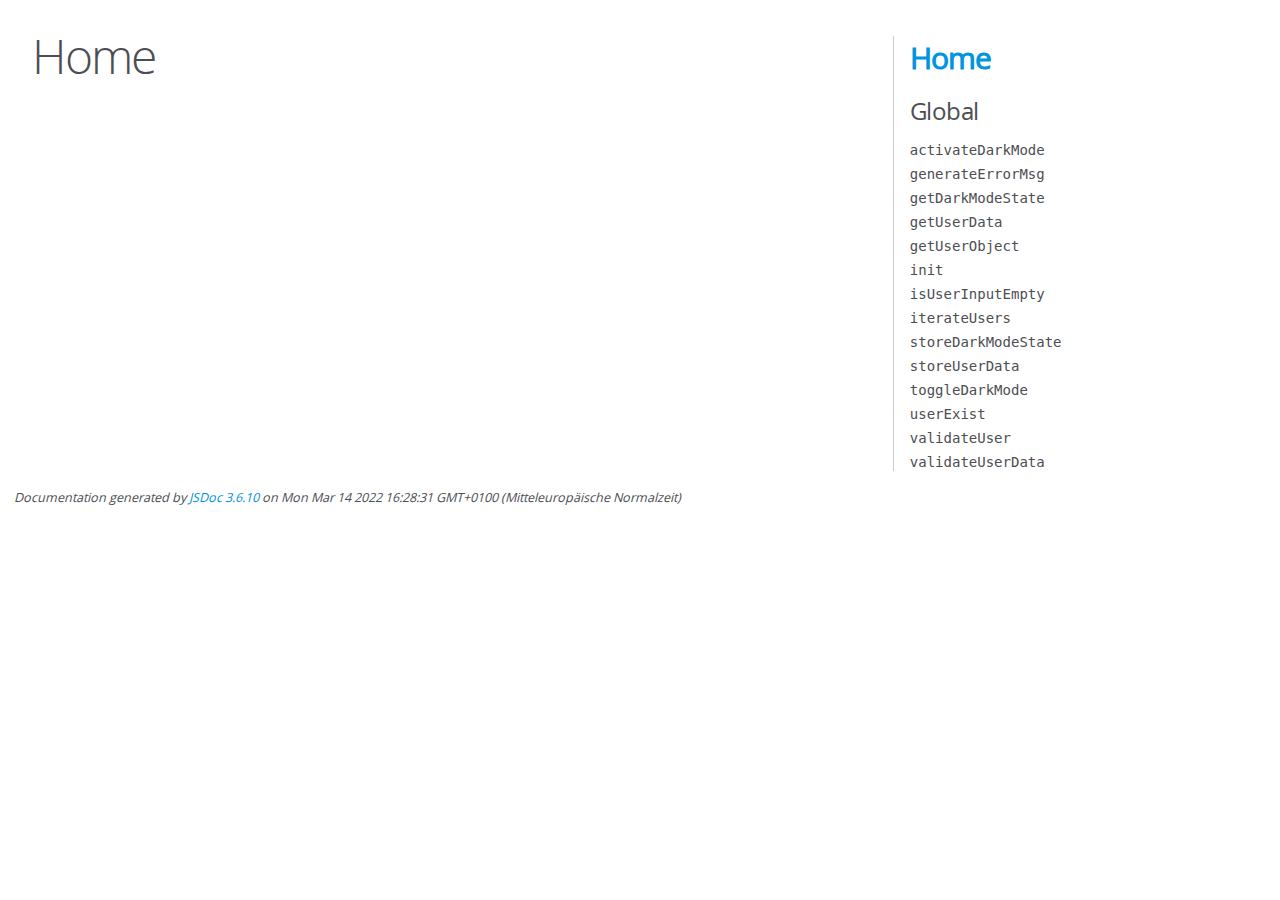
<file: JSDoc/index.html>
<!DOCTYPE html>
<html lang="en">
<head>
    <meta charset="utf-8">
    <title>JSDoc: Home</title>

    <script src="scripts/prettify/prettify.js"> </script>
    <script src="scripts/prettify/lang-css.js"> </script>
    <!--[if lt IE 9]>
      <script src="//html5shiv.googlecode.com/svn/trunk/html5.js"></script>
    <![endif]-->
    <link type="text/css" rel="stylesheet" href="styles/prettify-tomorrow.css">
    <link type="text/css" rel="stylesheet" href="styles/jsdoc-default.css">
</head>

<body>

<div id="main">

    <h1 class="page-title">Home</h1>

    



    


    <h3> </h3>










    









</div>

<nav>
    <h2><a href="index.html">Home</a></h2><h3>Global</h3><ul><li><a href="global.html#activateDarkMode">activateDarkMode</a></li><li><a href="global.html#generateErrorMsg">generateErrorMsg</a></li><li><a href="global.html#getDarkModeState">getDarkModeState</a></li><li><a href="global.html#getUserData">getUserData</a></li><li><a href="global.html#getUserObject">getUserObject</a></li><li><a href="global.html#init">init</a></li><li><a href="global.html#isUserInputEmpty">isUserInputEmpty</a></li><li><a href="global.html#iterateUsers">iterateUsers</a></li><li><a href="global.html#storeDarkModeState">storeDarkModeState</a></li><li><a href="global.html#storeUserData">storeUserData</a></li><li><a href="global.html#toggleDarkMode">toggleDarkMode</a></li><li><a href="global.html#userExist">userExist</a></li><li><a href="global.html#validateUser">validateUser</a></li><li><a href="global.html#validateUserData">validateUserData</a></li></ul>
</nav>

<br class="clear">

<footer>
    Documentation generated by <a href="https://github.com/jsdoc/jsdoc">JSDoc 3.6.10</a> on Mon Mar 14 2022 16:28:31 GMT+0100 (Mitteleuropäische Normalzeit)
</footer>

<script> prettyPrint(); </script>
<script src="scripts/linenumber.js"> </script>
</body>
</html>
</file>
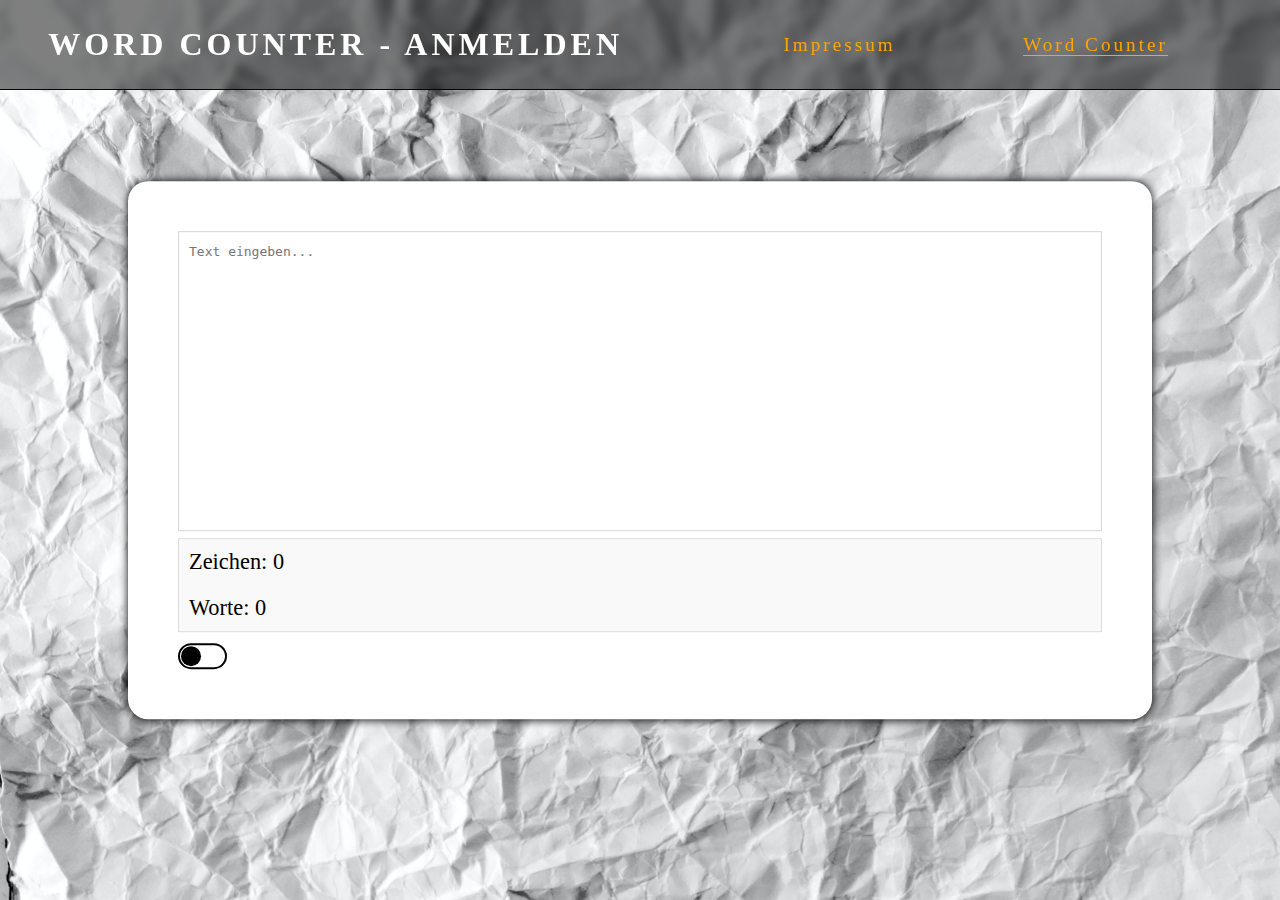
<file: wordcount.html>
<!DOCTYPE html>

<html>
    <head>
        <meta charset="utf-8">
        <meta http-equiv="X-UA-Compatible" content="IE=edge">
        <link rel="preconnect" href="https://fonts.googleapis.com">
        <link rel="preconnect" href="https://fonts.gstatic.com" crossorigin>
        <link href="https://fonts.googleapis.com/css2?family=Poppins:ital,wght@0,100;0,200;0,300;0,400;0,500;0,600;0,700;0,800;0,900;1,100;1,200;1,300;1,400;1,500;1,600;1,700;1,800;1,900&display=swap" rel="stylesheet">
        <link rel="preconnect" href="https://fonts.googleapis.com">
        <link rel="preconnect" href="https://fonts.gstatic.com" crossorigin>
        <link href="https://fonts.googleapis.com/css2?family=Lato:ital,wght@0,100;0,300;0,400;0,700;0,900;1,100;1,300;1,400;1,700;1,900&display=swap" rel="stylesheet">
        <title>Counter</title>
        <meta name="description" content="">
        <meta name="viewport" content="width=device-width, initial-scale=1">
        <link rel="stylesheet" href="./styles/main.css" type="text/css">
        <link rel="stylesheet" href="./styles/style_counter.css" type="text/css">
        <link rel="stylesheet" href="./styles/darkmode.css" type="text/css">
        <link rel="icon" href="./icons/w-icon.png" type="image/png">
        <script src="https://cdnjs.cloudflare.com/ajax/libs/gsap/3.9.1/gsap.min.js"></script>
    </head>
    <body>
        <div class="bg-image"></div>
        <header>
            <nav>
                <div class="logo">
                    <h3>Word&nbsp;Counter&nbsp;- Anmelden</h3>
                </div>
                    <ul class="nav-links">
                        <li>
                            <a href="./impressum.html" id="impressum">Impressum</a>
                        </li>
                        <li>
                            <a href="./wordcount.html" id="word-counter">Word&nbsp;Counter</a>
                        </li>
                    </ul>
            </nav>
        </header>
        <main>
            <div class="text-container">
                <textarea placeholder="Text&nbsp;eingeben..."></textarea>
                <div class="counter-output">
                    <div>Zeichen:&nbsp;<span id="characterCount">0</span></div>
                    <div>Worte:&nbsp;<span id="wordCount">0</span></div>
                </div>
                <label id="toggle-dark-mode"></label>
            </div>
        </main>

        <footer>

        </footer>

        <script src="./scripts/darkmode.js"></script>
        <script src="./scripts/counter.js"></script>
    </body>
</html>
</file>
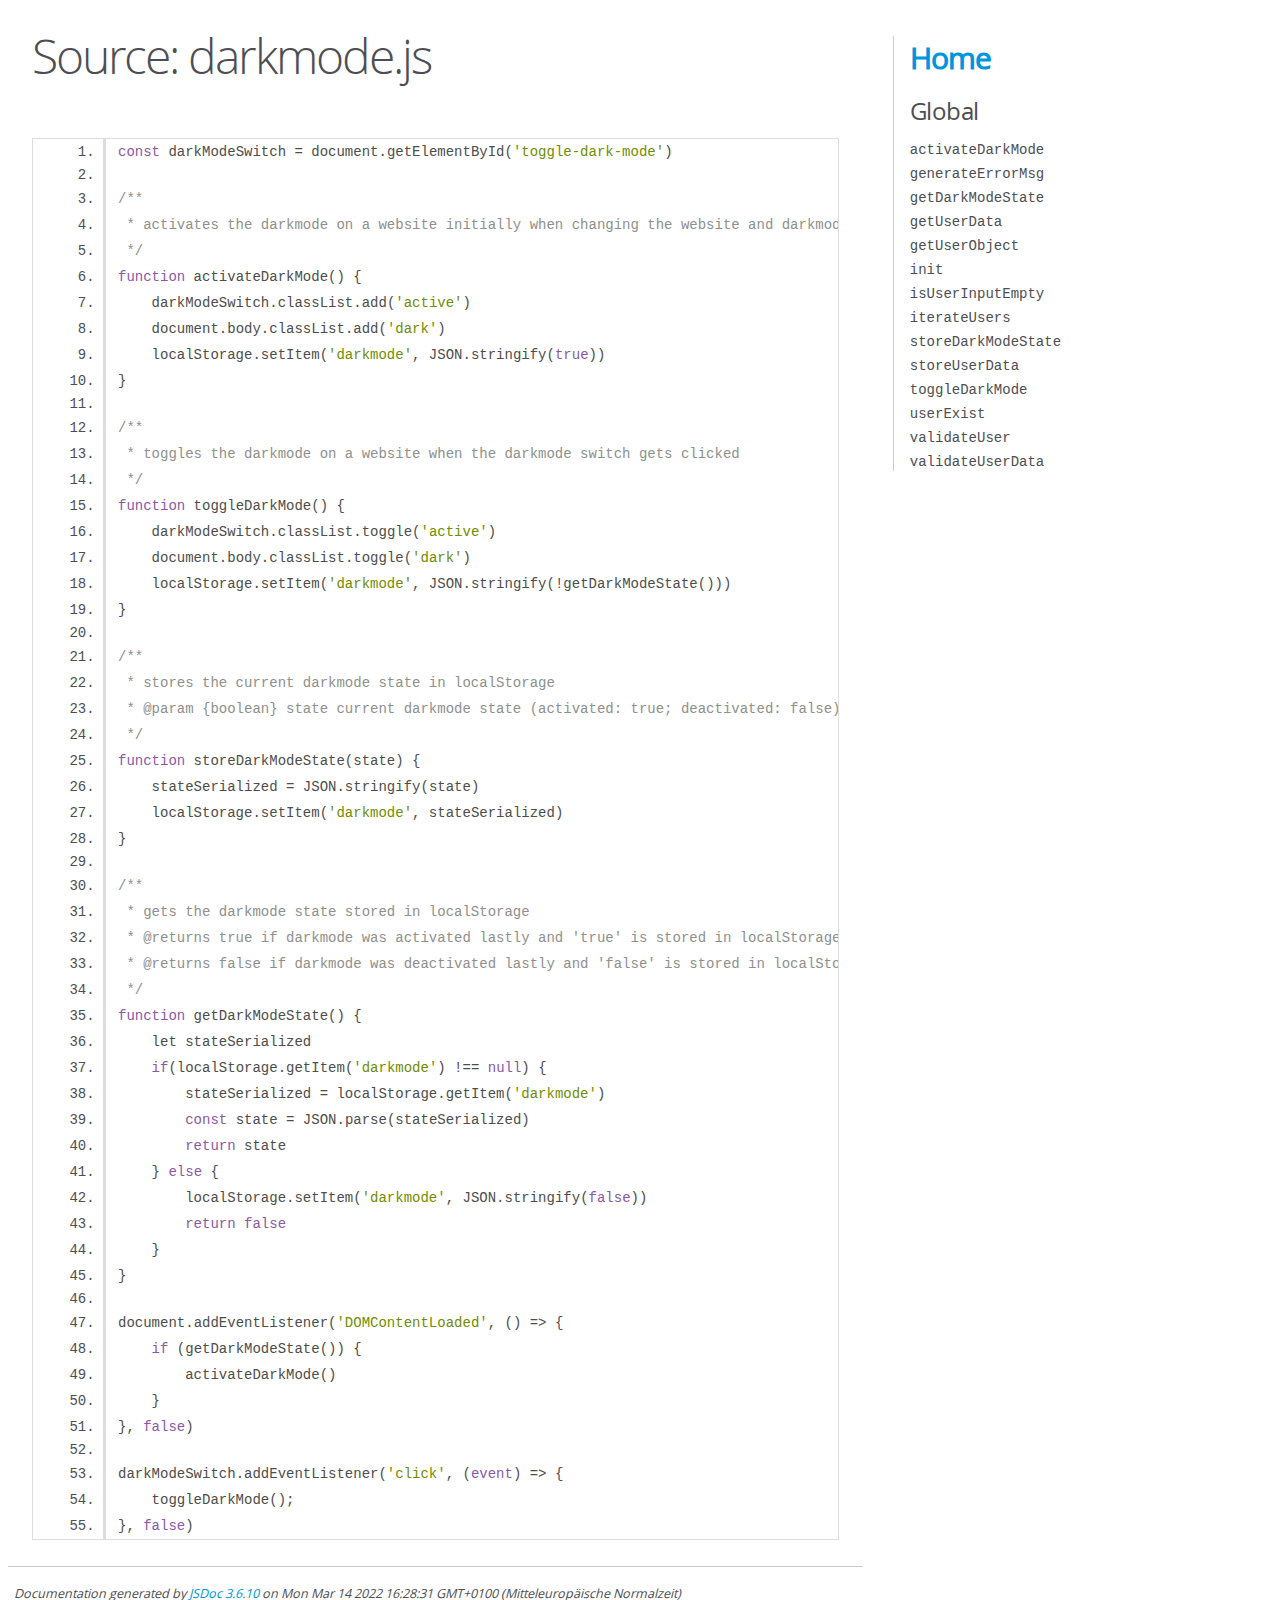
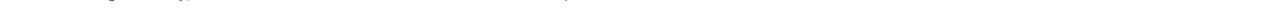
<file: JSDoc/darkmode.js.html>
<!DOCTYPE html>
<html lang="en">
<head>
    <meta charset="utf-8">
    <title>JSDoc: Source: darkmode.js</title>

    <script src="scripts/prettify/prettify.js"> </script>
    <script src="scripts/prettify/lang-css.js"> </script>
    <!--[if lt IE 9]>
      <script src="//html5shiv.googlecode.com/svn/trunk/html5.js"></script>
    <![endif]-->
    <link type="text/css" rel="stylesheet" href="styles/prettify-tomorrow.css">
    <link type="text/css" rel="stylesheet" href="styles/jsdoc-default.css">
</head>

<body>

<div id="main">

    <h1 class="page-title">Source: darkmode.js</h1>

    



    
    <section>
        <article>
            <pre class="prettyprint source linenums"><code>const darkModeSwitch = document.getElementById('toggle-dark-mode')

/**
 * activates the darkmode on a website initially when changing the website and darkmode was activated on the previous website
 */
function activateDarkMode() {
    darkModeSwitch.classList.add('active')
    document.body.classList.add('dark')
    localStorage.setItem('darkmode', JSON.stringify(true))
}

/**
 * toggles the darkmode on a website when the darkmode switch gets clicked
 */
function toggleDarkMode() {
    darkModeSwitch.classList.toggle('active')
    document.body.classList.toggle('dark')
    localStorage.setItem('darkmode', JSON.stringify(!getDarkModeState()))
}

/**
 * stores the current darkmode state in localStorage
 * @param {boolean} state current darkmode state (activated: true; deactivated: false)
 */
function storeDarkModeState(state) {
    stateSerialized = JSON.stringify(state)
    localStorage.setItem('darkmode', stateSerialized)
}

/**
 * gets the darkmode state stored in localStorage
 * @returns true if darkmode was activated lastly and 'true' is stored in localStorage
 * @returns false if darkmode was deactivated lastly and 'false' is stored in localStorage
 */
function getDarkModeState() {
    let stateSerialized
    if(localStorage.getItem('darkmode') !== null) {
        stateSerialized = localStorage.getItem('darkmode')
        const state = JSON.parse(stateSerialized)
        return state
    } else {
        localStorage.setItem('darkmode', JSON.stringify(false))
        return false
    }
}

document.addEventListener('DOMContentLoaded', () => {
    if (getDarkModeState()) {
        activateDarkMode()
    }
}, false)

darkModeSwitch.addEventListener('click', (event) => {
    toggleDarkMode();
}, false)</code></pre>
        </article>
    </section>




</div>

<nav>
    <h2><a href="index.html">Home</a></h2><h3>Global</h3><ul><li><a href="global.html#activateDarkMode">activateDarkMode</a></li><li><a href="global.html#generateErrorMsg">generateErrorMsg</a></li><li><a href="global.html#getDarkModeState">getDarkModeState</a></li><li><a href="global.html#getUserData">getUserData</a></li><li><a href="global.html#getUserObject">getUserObject</a></li><li><a href="global.html#init">init</a></li><li><a href="global.html#isUserInputEmpty">isUserInputEmpty</a></li><li><a href="global.html#iterateUsers">iterateUsers</a></li><li><a href="global.html#storeDarkModeState">storeDarkModeState</a></li><li><a href="global.html#storeUserData">storeUserData</a></li><li><a href="global.html#toggleDarkMode">toggleDarkMode</a></li><li><a href="global.html#userExist">userExist</a></li><li><a href="global.html#validateUser">validateUser</a></li><li><a href="global.html#validateUserData">validateUserData</a></li></ul>
</nav>

<br class="clear">

<footer>
    Documentation generated by <a href="https://github.com/jsdoc/jsdoc">JSDoc 3.6.10</a> on Mon Mar 14 2022 16:28:31 GMT+0100 (Mitteleuropäische Normalzeit)
</footer>

<script> prettyPrint(); </script>
<script src="scripts/linenumber.js"> </script>
</body>
</html>
</file>
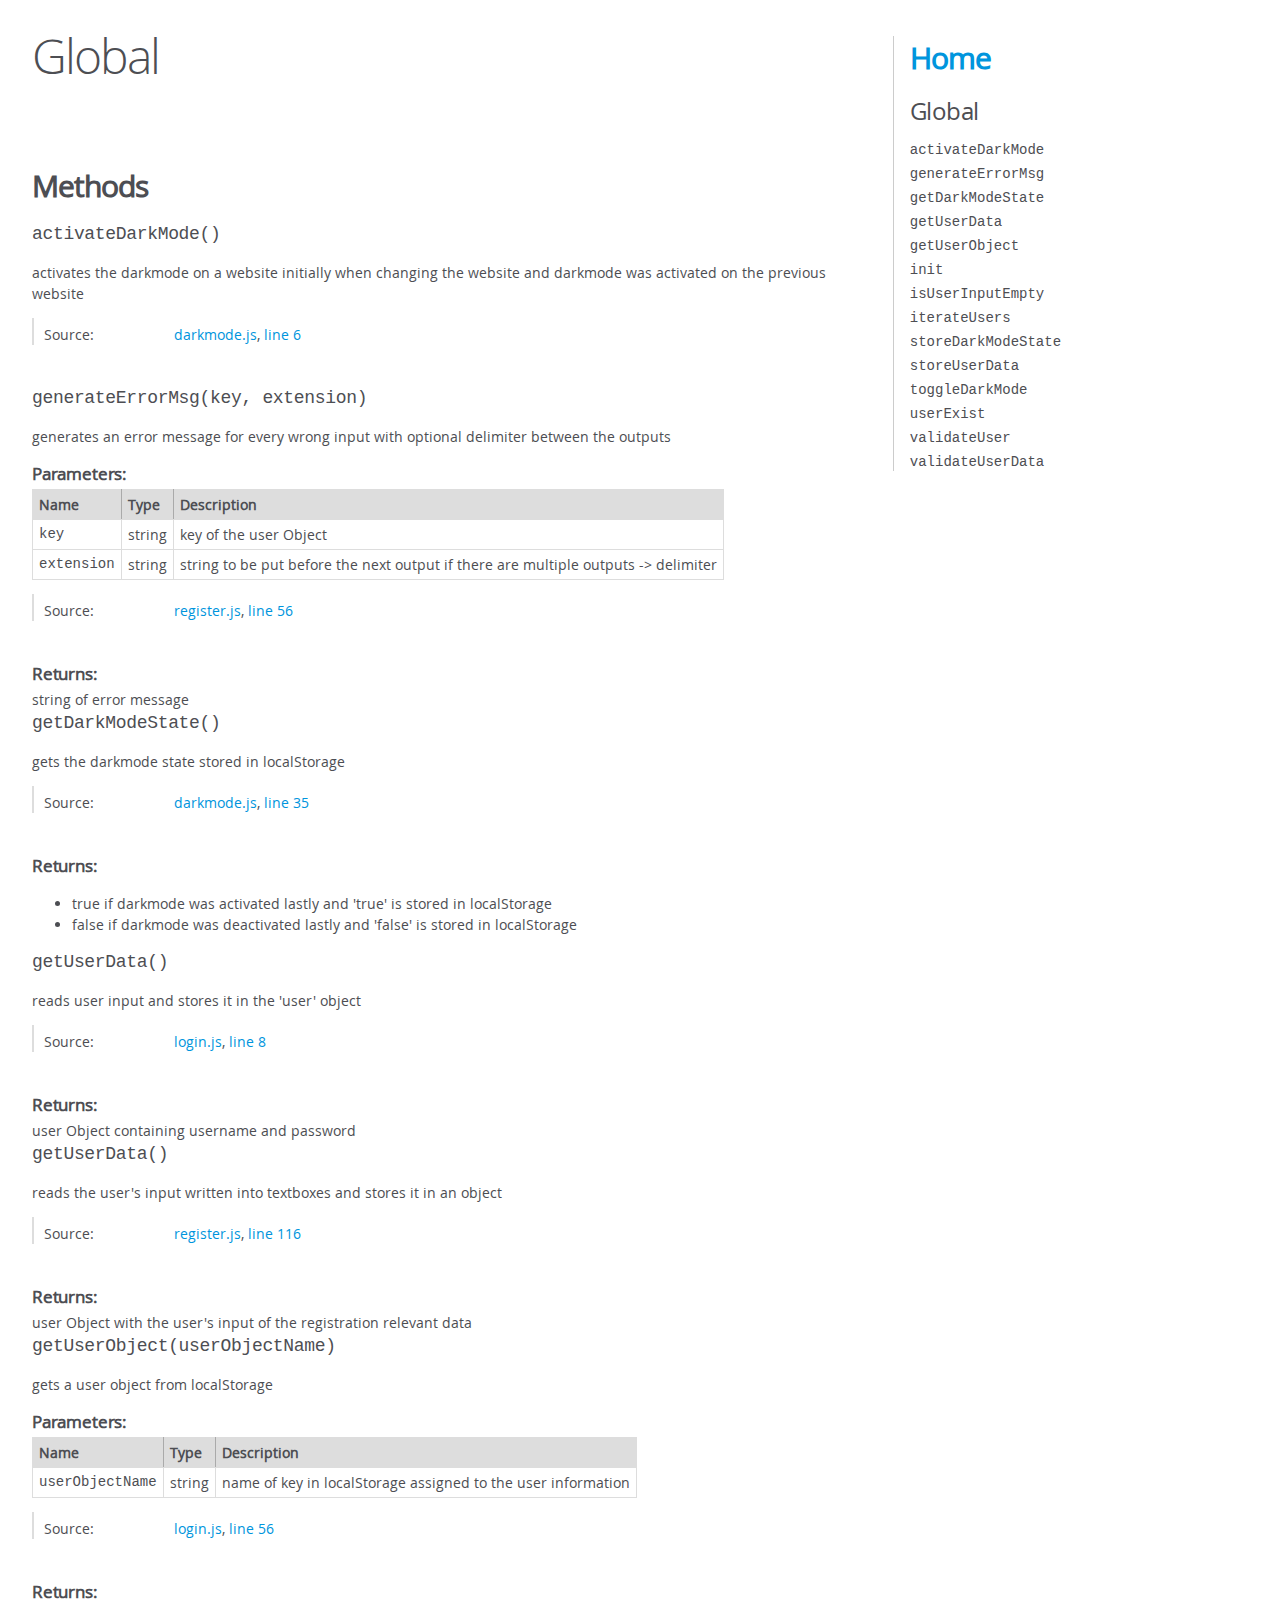
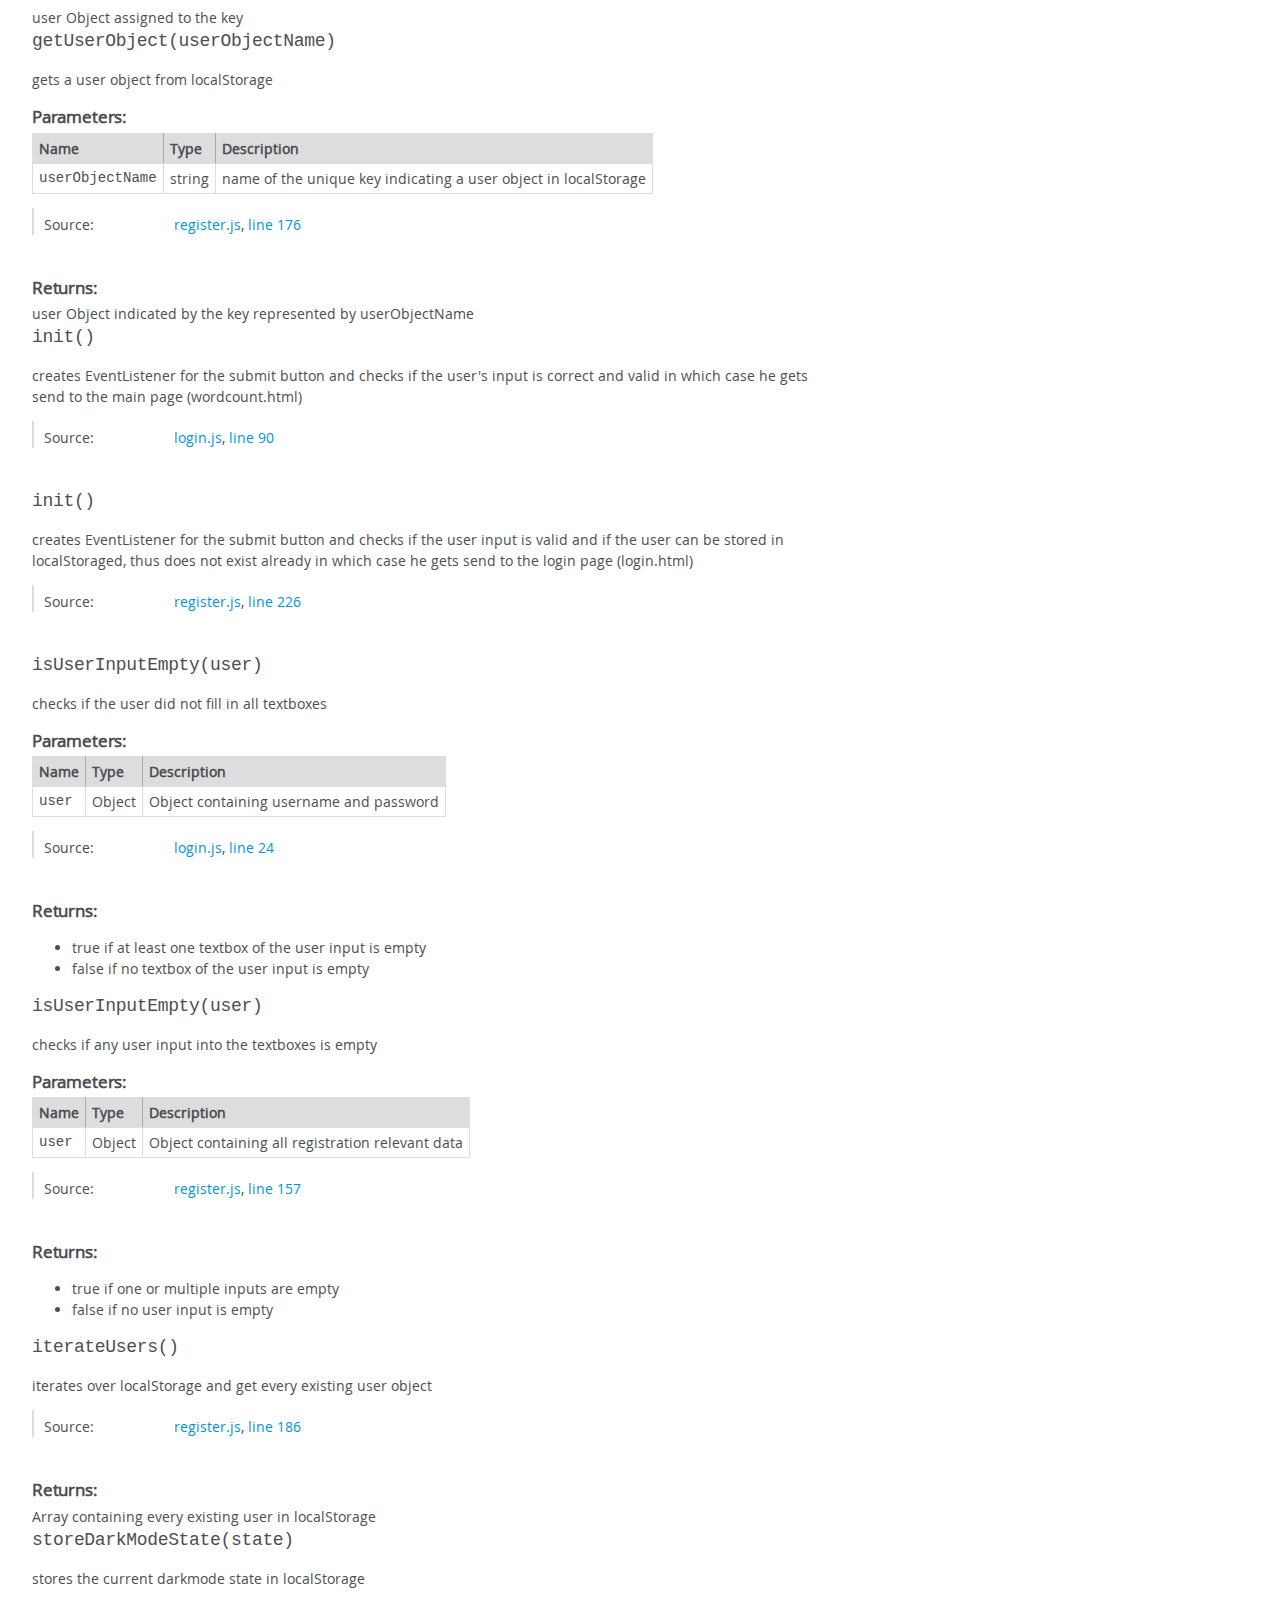
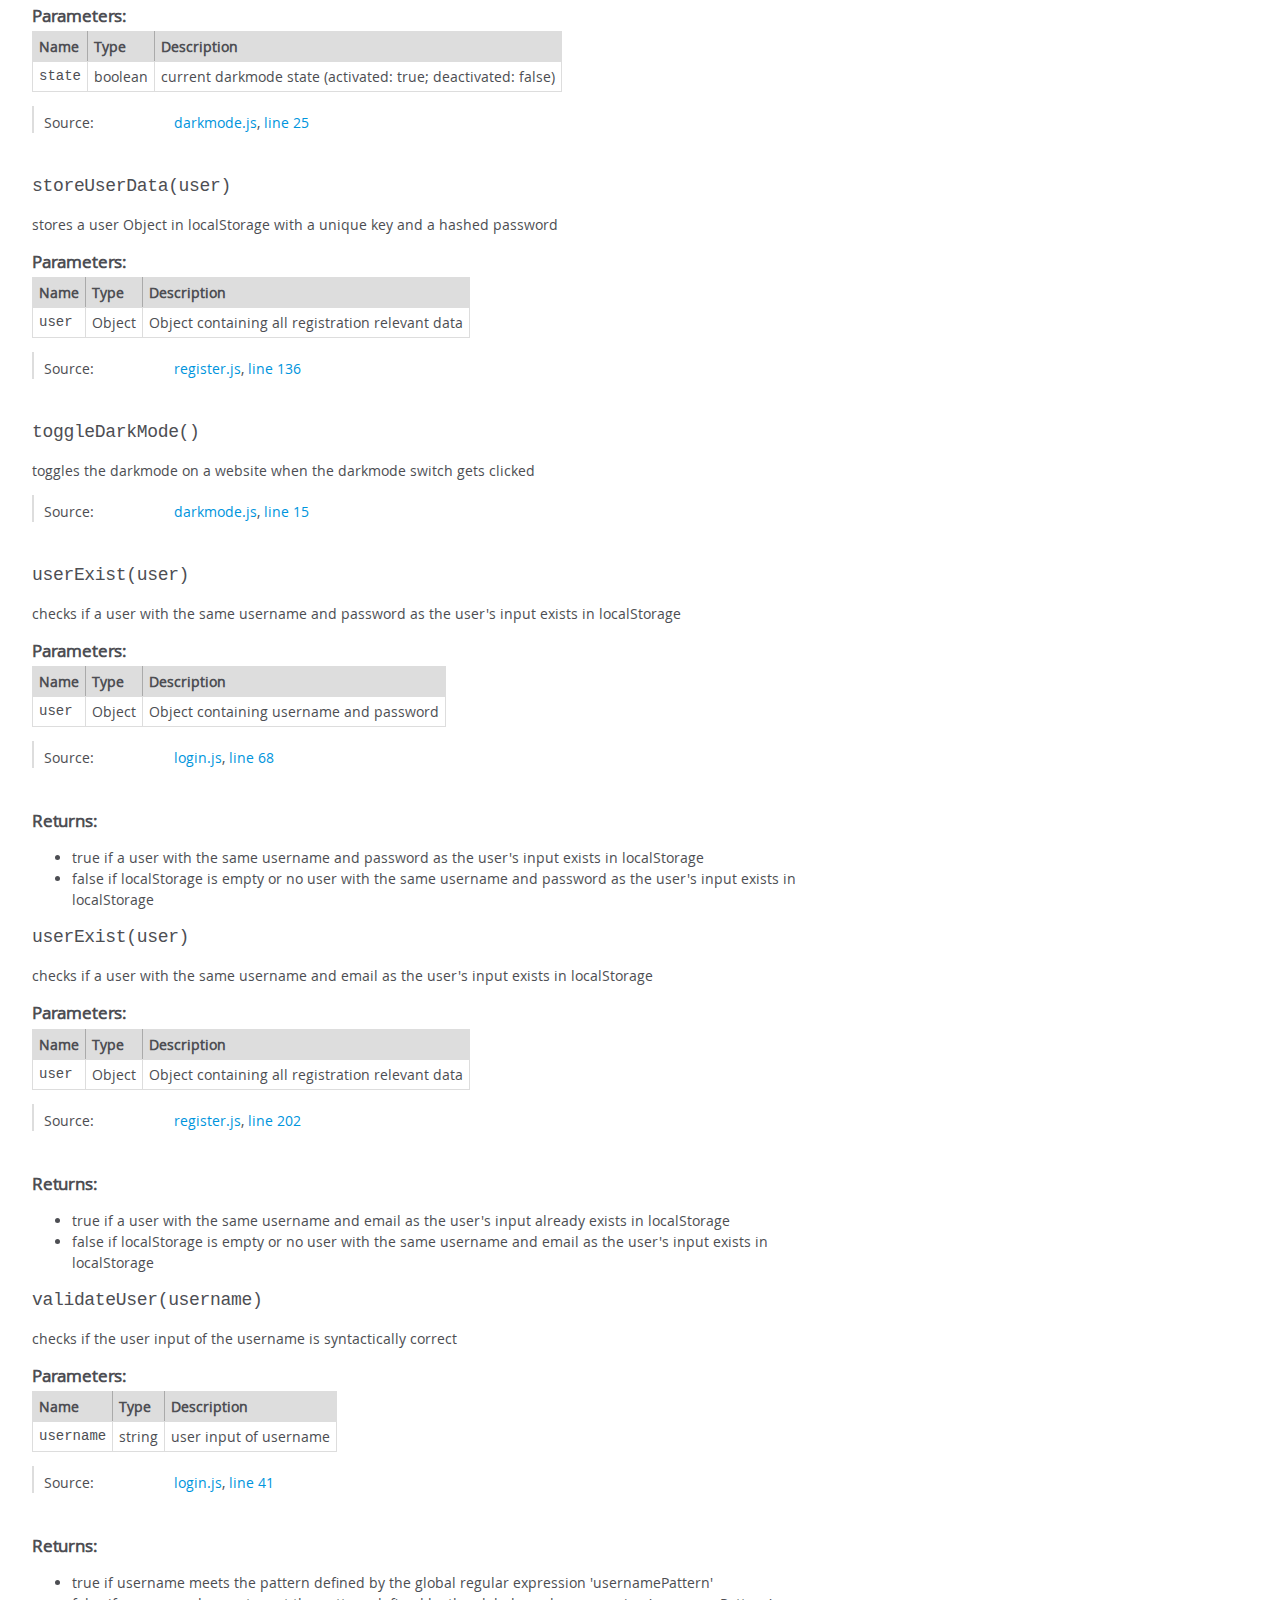
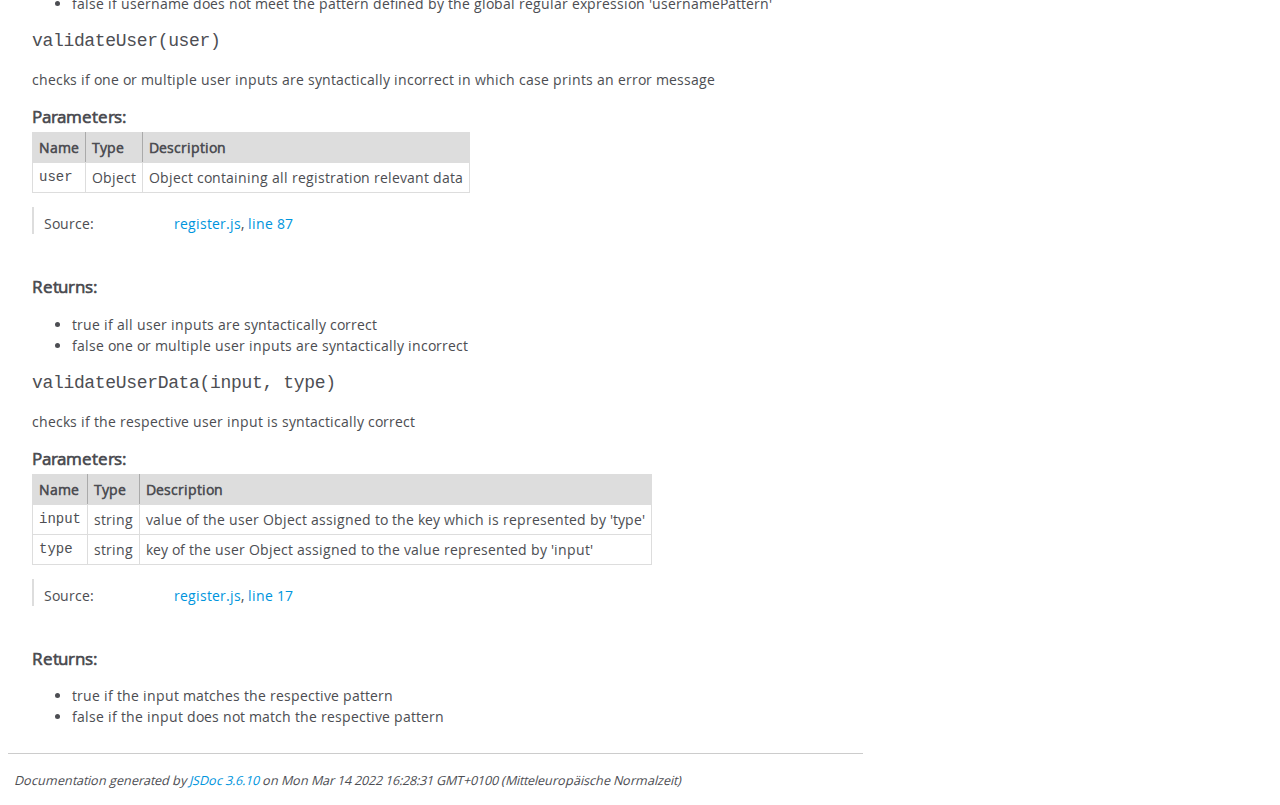
<file: JSDoc/global.html>
<!DOCTYPE html>
<html lang="en">
<head>
    <meta charset="utf-8">
    <title>JSDoc: Global</title>

    <script src="scripts/prettify/prettify.js"> </script>
    <script src="scripts/prettify/lang-css.js"> </script>
    <!--[if lt IE 9]>
      <script src="//html5shiv.googlecode.com/svn/trunk/html5.js"></script>
    <![endif]-->
    <link type="text/css" rel="stylesheet" href="styles/prettify-tomorrow.css">
    <link type="text/css" rel="stylesheet" href="styles/jsdoc-default.css">
</head>

<body>

<div id="main">

    <h1 class="page-title">Global</h1>

    




<section>

<header>
    
        <h2></h2>
        
    
</header>

<article>
    <div class="container-overview">
    
        

        


<dl class="details">

    

    

    

    

    

    

    

    

    

    

    

    

    

    

    

    
</dl>


        
    
    </div>

    

    

    

    

    

    

    

    
        <h3 class="subsection-title">Methods</h3>

        
            

    

    
    <h4 class="name" id="activateDarkMode"><span class="type-signature"></span>activateDarkMode<span class="signature">()</span><span class="type-signature"></span></h4>
    

    



<div class="description">
    activates the darkmode on a website initially when changing the website and darkmode was activated on the previous website
</div>













<dl class="details">

    

    

    

    

    

    

    

    

    

    

    

    

    
    <dt class="tag-source">Source:</dt>
    <dd class="tag-source"><ul class="dummy"><li>
        <a href="darkmode.js.html">darkmode.js</a>, <a href="darkmode.js.html#line6">line 6</a>
    </li></ul></dd>
    

    

    

    
</dl>




















        
            

    

    
    <h4 class="name" id="generateErrorMsg"><span class="type-signature"></span>generateErrorMsg<span class="signature">(key, extension)</span><span class="type-signature"></span></h4>
    

    



<div class="description">
    generates an error message for every wrong input with optional delimiter between the outputs
</div>









    <h5>Parameters:</h5>
    

<table class="params">
    <thead>
    <tr>
        
        <th>Name</th>
        

        <th>Type</th>

        

        

        <th class="last">Description</th>
    </tr>
    </thead>

    <tbody>
    

        <tr>
            
                <td class="name"><code>key</code></td>
            

            <td class="type">
            
                
<span class="param-type">string</span>


            
            </td>

            

            

            <td class="description last">key of the user Object</td>
        </tr>

    

        <tr>
            
                <td class="name"><code>extension</code></td>
            

            <td class="type">
            
                
<span class="param-type">string</span>


            
            </td>

            

            

            <td class="description last">string to be put before the next output if there are multiple outputs -> delimiter</td>
        </tr>

    
    </tbody>
</table>






<dl class="details">

    

    

    

    

    

    

    

    

    

    

    

    

    
    <dt class="tag-source">Source:</dt>
    <dd class="tag-source"><ul class="dummy"><li>
        <a href="register.js.html">register.js</a>, <a href="register.js.html#line56">line 56</a>
    </li></ul></dd>
    

    

    

    
</dl>















<h5>Returns:</h5>

        
<div class="param-desc">
    string of error message
</div>



    





        
            

    

    
    <h4 class="name" id="getDarkModeState"><span class="type-signature"></span>getDarkModeState<span class="signature">()</span><span class="type-signature"></span></h4>
    

    



<div class="description">
    gets the darkmode state stored in localStorage
</div>













<dl class="details">

    

    

    

    

    

    

    

    

    

    

    

    

    
    <dt class="tag-source">Source:</dt>
    <dd class="tag-source"><ul class="dummy"><li>
        <a href="darkmode.js.html">darkmode.js</a>, <a href="darkmode.js.html#line35">line 35</a>
    </li></ul></dd>
    

    

    

    
</dl>















<h5>Returns:</h5>
<ul>
        <li>
<div class="param-desc">
    true if darkmode was activated lastly and 'true' is stored in localStorage
</div>


</li>
    
        <li>
<div class="param-desc">
    false if darkmode was deactivated lastly and 'false' is stored in localStorage
</div>


</li>
    </ul>





        
            

    

    
    <h4 class="name" id="getUserData"><span class="type-signature"></span>getUserData<span class="signature">()</span><span class="type-signature"></span></h4>
    

    



<div class="description">
    reads user input and stores it in the 'user' object
</div>













<dl class="details">

    

    

    

    

    

    

    

    

    

    

    

    

    
    <dt class="tag-source">Source:</dt>
    <dd class="tag-source"><ul class="dummy"><li>
        <a href="login.js.html">login.js</a>, <a href="login.js.html#line8">line 8</a>
    </li></ul></dd>
    

    

    

    
</dl>















<h5>Returns:</h5>

        
<div class="param-desc">
    user Object containing username and password
</div>



    





        
            

    

    
    <h4 class="name" id="getUserData"><span class="type-signature"></span>getUserData<span class="signature">()</span><span class="type-signature"></span></h4>
    

    



<div class="description">
    reads the user's input written into textboxes and stores it in an object
</div>













<dl class="details">

    

    

    

    

    

    

    

    

    

    

    

    

    
    <dt class="tag-source">Source:</dt>
    <dd class="tag-source"><ul class="dummy"><li>
        <a href="register.js.html">register.js</a>, <a href="register.js.html#line116">line 116</a>
    </li></ul></dd>
    

    

    

    
</dl>















<h5>Returns:</h5>

        
<div class="param-desc">
    user Object with the user's input of the registration relevant data
</div>



    





        
            

    

    
    <h4 class="name" id="getUserObject"><span class="type-signature"></span>getUserObject<span class="signature">(userObjectName)</span><span class="type-signature"></span></h4>
    

    



<div class="description">
    gets a user object from localStorage
</div>









    <h5>Parameters:</h5>
    

<table class="params">
    <thead>
    <tr>
        
        <th>Name</th>
        

        <th>Type</th>

        

        

        <th class="last">Description</th>
    </tr>
    </thead>

    <tbody>
    

        <tr>
            
                <td class="name"><code>userObjectName</code></td>
            

            <td class="type">
            
                
<span class="param-type">string</span>


            
            </td>

            

            

            <td class="description last">name of key in localStorage assigned to the user information</td>
        </tr>

    
    </tbody>
</table>






<dl class="details">

    

    

    

    

    

    

    

    

    

    

    

    

    
    <dt class="tag-source">Source:</dt>
    <dd class="tag-source"><ul class="dummy"><li>
        <a href="login.js.html">login.js</a>, <a href="login.js.html#line56">line 56</a>
    </li></ul></dd>
    

    

    

    
</dl>















<h5>Returns:</h5>

        
<div class="param-desc">
    user Object assigned to the key
</div>



    





        
            

    

    
    <h4 class="name" id="getUserObject"><span class="type-signature"></span>getUserObject<span class="signature">(userObjectName)</span><span class="type-signature"></span></h4>
    

    



<div class="description">
    gets a user object from localStorage
</div>









    <h5>Parameters:</h5>
    

<table class="params">
    <thead>
    <tr>
        
        <th>Name</th>
        

        <th>Type</th>

        

        

        <th class="last">Description</th>
    </tr>
    </thead>

    <tbody>
    

        <tr>
            
                <td class="name"><code>userObjectName</code></td>
            

            <td class="type">
            
                
<span class="param-type">string</span>


            
            </td>

            

            

            <td class="description last">name of the unique key indicating a user object in localStorage</td>
        </tr>

    
    </tbody>
</table>






<dl class="details">

    

    

    

    

    

    

    

    

    

    

    

    

    
    <dt class="tag-source">Source:</dt>
    <dd class="tag-source"><ul class="dummy"><li>
        <a href="register.js.html">register.js</a>, <a href="register.js.html#line176">line 176</a>
    </li></ul></dd>
    

    

    

    
</dl>















<h5>Returns:</h5>

        
<div class="param-desc">
    user Object indicated by the key represented by userObjectName
</div>



    





        
            

    

    
    <h4 class="name" id="init"><span class="type-signature"></span>init<span class="signature">()</span><span class="type-signature"></span></h4>
    

    



<div class="description">
    creates EventListener for the submit button and checks if the user's input is correct and valid in which case he gets send to the main page (wordcount.html)
</div>













<dl class="details">

    

    

    

    

    

    

    

    

    

    

    

    

    
    <dt class="tag-source">Source:</dt>
    <dd class="tag-source"><ul class="dummy"><li>
        <a href="login.js.html">login.js</a>, <a href="login.js.html#line90">line 90</a>
    </li></ul></dd>
    

    

    

    
</dl>




















        
            

    

    
    <h4 class="name" id="init"><span class="type-signature"></span>init<span class="signature">()</span><span class="type-signature"></span></h4>
    

    



<div class="description">
    creates EventListener for the submit button and checks if the user input is valid and if the user can be stored in localStoraged, thus does not exist already in which case he gets send to the login page (login.html)
</div>













<dl class="details">

    

    

    

    

    

    

    

    

    

    

    

    

    
    <dt class="tag-source">Source:</dt>
    <dd class="tag-source"><ul class="dummy"><li>
        <a href="register.js.html">register.js</a>, <a href="register.js.html#line226">line 226</a>
    </li></ul></dd>
    

    

    

    
</dl>




















        
            

    

    
    <h4 class="name" id="isUserInputEmpty"><span class="type-signature"></span>isUserInputEmpty<span class="signature">(user)</span><span class="type-signature"></span></h4>
    

    



<div class="description">
    checks if the user did not fill in all textboxes
</div>









    <h5>Parameters:</h5>
    

<table class="params">
    <thead>
    <tr>
        
        <th>Name</th>
        

        <th>Type</th>

        

        

        <th class="last">Description</th>
    </tr>
    </thead>

    <tbody>
    

        <tr>
            
                <td class="name"><code>user</code></td>
            

            <td class="type">
            
                
<span class="param-type">Object</span>


            
            </td>

            

            

            <td class="description last">Object containing username and password</td>
        </tr>

    
    </tbody>
</table>






<dl class="details">

    

    

    

    

    

    

    

    

    

    

    

    

    
    <dt class="tag-source">Source:</dt>
    <dd class="tag-source"><ul class="dummy"><li>
        <a href="login.js.html">login.js</a>, <a href="login.js.html#line24">line 24</a>
    </li></ul></dd>
    

    

    

    
</dl>















<h5>Returns:</h5>
<ul>
        <li>
<div class="param-desc">
    true if at least one textbox of the user input is empty
</div>


</li>
    
        <li>
<div class="param-desc">
    false if no textbox of the user input is empty
</div>


</li>
    </ul>





        
            

    

    
    <h4 class="name" id="isUserInputEmpty"><span class="type-signature"></span>isUserInputEmpty<span class="signature">(user)</span><span class="type-signature"></span></h4>
    

    



<div class="description">
    checks if any user input into the textboxes is empty
</div>









    <h5>Parameters:</h5>
    

<table class="params">
    <thead>
    <tr>
        
        <th>Name</th>
        

        <th>Type</th>

        

        

        <th class="last">Description</th>
    </tr>
    </thead>

    <tbody>
    

        <tr>
            
                <td class="name"><code>user</code></td>
            

            <td class="type">
            
                
<span class="param-type">Object</span>


            
            </td>

            

            

            <td class="description last">Object containing all registration relevant data</td>
        </tr>

    
    </tbody>
</table>






<dl class="details">

    

    

    

    

    

    

    

    

    

    

    

    

    
    <dt class="tag-source">Source:</dt>
    <dd class="tag-source"><ul class="dummy"><li>
        <a href="register.js.html">register.js</a>, <a href="register.js.html#line157">line 157</a>
    </li></ul></dd>
    

    

    

    
</dl>















<h5>Returns:</h5>
<ul>
        <li>
<div class="param-desc">
    true if one or multiple inputs are empty
</div>


</li>
    
        <li>
<div class="param-desc">
    false if no user input is empty
</div>


</li>
    </ul>





        
            

    

    
    <h4 class="name" id="iterateUsers"><span class="type-signature"></span>iterateUsers<span class="signature">()</span><span class="type-signature"></span></h4>
    

    



<div class="description">
    iterates over localStorage and get every existing user object
</div>













<dl class="details">

    

    

    

    

    

    

    

    

    

    

    

    

    
    <dt class="tag-source">Source:</dt>
    <dd class="tag-source"><ul class="dummy"><li>
        <a href="register.js.html">register.js</a>, <a href="register.js.html#line186">line 186</a>
    </li></ul></dd>
    

    

    

    
</dl>















<h5>Returns:</h5>

        
<div class="param-desc">
    Array containing every existing user in localStorage
</div>



    





        
            

    

    
    <h4 class="name" id="storeDarkModeState"><span class="type-signature"></span>storeDarkModeState<span class="signature">(state)</span><span class="type-signature"></span></h4>
    

    



<div class="description">
    stores the current darkmode state in localStorage
</div>









    <h5>Parameters:</h5>
    

<table class="params">
    <thead>
    <tr>
        
        <th>Name</th>
        

        <th>Type</th>

        

        

        <th class="last">Description</th>
    </tr>
    </thead>

    <tbody>
    

        <tr>
            
                <td class="name"><code>state</code></td>
            

            <td class="type">
            
                
<span class="param-type">boolean</span>


            
            </td>

            

            

            <td class="description last">current darkmode state (activated: true; deactivated: false)</td>
        </tr>

    
    </tbody>
</table>






<dl class="details">

    

    

    

    

    

    

    

    

    

    

    

    

    
    <dt class="tag-source">Source:</dt>
    <dd class="tag-source"><ul class="dummy"><li>
        <a href="darkmode.js.html">darkmode.js</a>, <a href="darkmode.js.html#line25">line 25</a>
    </li></ul></dd>
    

    

    

    
</dl>




















        
            

    

    
    <h4 class="name" id="storeUserData"><span class="type-signature"></span>storeUserData<span class="signature">(user)</span><span class="type-signature"></span></h4>
    

    



<div class="description">
    stores a user Object in localStorage with a unique key and a hashed password
</div>









    <h5>Parameters:</h5>
    

<table class="params">
    <thead>
    <tr>
        
        <th>Name</th>
        

        <th>Type</th>

        

        

        <th class="last">Description</th>
    </tr>
    </thead>

    <tbody>
    

        <tr>
            
                <td class="name"><code>user</code></td>
            

            <td class="type">
            
                
<span class="param-type">Object</span>


            
            </td>

            

            

            <td class="description last">Object containing all registration relevant data</td>
        </tr>

    
    </tbody>
</table>






<dl class="details">

    

    

    

    

    

    

    

    

    

    

    

    

    
    <dt class="tag-source">Source:</dt>
    <dd class="tag-source"><ul class="dummy"><li>
        <a href="register.js.html">register.js</a>, <a href="register.js.html#line136">line 136</a>
    </li></ul></dd>
    

    

    

    
</dl>




















        
            

    

    
    <h4 class="name" id="toggleDarkMode"><span class="type-signature"></span>toggleDarkMode<span class="signature">()</span><span class="type-signature"></span></h4>
    

    



<div class="description">
    toggles the darkmode on a website when the darkmode switch gets clicked
</div>













<dl class="details">

    

    

    

    

    

    

    

    

    

    

    

    

    
    <dt class="tag-source">Source:</dt>
    <dd class="tag-source"><ul class="dummy"><li>
        <a href="darkmode.js.html">darkmode.js</a>, <a href="darkmode.js.html#line15">line 15</a>
    </li></ul></dd>
    

    

    

    
</dl>




















        
            

    

    
    <h4 class="name" id="userExist"><span class="type-signature"></span>userExist<span class="signature">(user)</span><span class="type-signature"></span></h4>
    

    



<div class="description">
    checks if a user with the same username and password as the user's input exists in localStorage
</div>









    <h5>Parameters:</h5>
    

<table class="params">
    <thead>
    <tr>
        
        <th>Name</th>
        

        <th>Type</th>

        

        

        <th class="last">Description</th>
    </tr>
    </thead>

    <tbody>
    

        <tr>
            
                <td class="name"><code>user</code></td>
            

            <td class="type">
            
                
<span class="param-type">Object</span>


            
            </td>

            

            

            <td class="description last">Object containing username and password</td>
        </tr>

    
    </tbody>
</table>






<dl class="details">

    

    

    

    

    

    

    

    

    

    

    

    

    
    <dt class="tag-source">Source:</dt>
    <dd class="tag-source"><ul class="dummy"><li>
        <a href="login.js.html">login.js</a>, <a href="login.js.html#line68">line 68</a>
    </li></ul></dd>
    

    

    

    
</dl>















<h5>Returns:</h5>
<ul>
        <li>
<div class="param-desc">
    true if a user with the same username and password as the user's input exists in localStorage
</div>


</li>
    
        <li>
<div class="param-desc">
    false if localStorage is empty or no user with the same username and password as the user's input exists in localStorage
</div>


</li>
    </ul>





        
            

    

    
    <h4 class="name" id="userExist"><span class="type-signature"></span>userExist<span class="signature">(user)</span><span class="type-signature"></span></h4>
    

    



<div class="description">
    checks if a user with the same username and email as the user's input exists in localStorage
</div>









    <h5>Parameters:</h5>
    

<table class="params">
    <thead>
    <tr>
        
        <th>Name</th>
        

        <th>Type</th>

        

        

        <th class="last">Description</th>
    </tr>
    </thead>

    <tbody>
    

        <tr>
            
                <td class="name"><code>user</code></td>
            

            <td class="type">
            
                
<span class="param-type">Object</span>


            
            </td>

            

            

            <td class="description last">Object containing all registration relevant data</td>
        </tr>

    
    </tbody>
</table>






<dl class="details">

    

    

    

    

    

    

    

    

    

    

    

    

    
    <dt class="tag-source">Source:</dt>
    <dd class="tag-source"><ul class="dummy"><li>
        <a href="register.js.html">register.js</a>, <a href="register.js.html#line202">line 202</a>
    </li></ul></dd>
    

    

    

    
</dl>















<h5>Returns:</h5>
<ul>
        <li>
<div class="param-desc">
    true if a user with the same username and email as the user's input already exists in localStorage
</div>


</li>
    
        <li>
<div class="param-desc">
    false if localStorage is empty or no user with the same username and email as the user's input exists in localStorage
</div>


</li>
    </ul>





        
            

    

    
    <h4 class="name" id="validateUser"><span class="type-signature"></span>validateUser<span class="signature">(username)</span><span class="type-signature"></span></h4>
    

    



<div class="description">
    checks if the user input of the username is syntactically correct
</div>









    <h5>Parameters:</h5>
    

<table class="params">
    <thead>
    <tr>
        
        <th>Name</th>
        

        <th>Type</th>

        

        

        <th class="last">Description</th>
    </tr>
    </thead>

    <tbody>
    

        <tr>
            
                <td class="name"><code>username</code></td>
            

            <td class="type">
            
                
<span class="param-type">string</span>


            
            </td>

            

            

            <td class="description last">user input of username</td>
        </tr>

    
    </tbody>
</table>






<dl class="details">

    

    

    

    

    

    

    

    

    

    

    

    

    
    <dt class="tag-source">Source:</dt>
    <dd class="tag-source"><ul class="dummy"><li>
        <a href="login.js.html">login.js</a>, <a href="login.js.html#line41">line 41</a>
    </li></ul></dd>
    

    

    

    
</dl>















<h5>Returns:</h5>
<ul>
        <li>
<div class="param-desc">
    true if username meets the pattern defined by the global regular expression 'usernamePattern'
</div>


</li>
    
        <li>
<div class="param-desc">
    false if username does not meet the pattern defined by the global regular expression 'usernamePattern'
</div>


</li>
    </ul>





        
            

    

    
    <h4 class="name" id="validateUser"><span class="type-signature"></span>validateUser<span class="signature">(user)</span><span class="type-signature"></span></h4>
    

    



<div class="description">
    checks if one or multiple user inputs are syntactically incorrect in which case prints an error message
</div>









    <h5>Parameters:</h5>
    

<table class="params">
    <thead>
    <tr>
        
        <th>Name</th>
        

        <th>Type</th>

        

        

        <th class="last">Description</th>
    </tr>
    </thead>

    <tbody>
    

        <tr>
            
                <td class="name"><code>user</code></td>
            

            <td class="type">
            
                
<span class="param-type">Object</span>


            
            </td>

            

            

            <td class="description last">Object containing all registration relevant data</td>
        </tr>

    
    </tbody>
</table>






<dl class="details">

    

    

    

    

    

    

    

    

    

    

    

    

    
    <dt class="tag-source">Source:</dt>
    <dd class="tag-source"><ul class="dummy"><li>
        <a href="register.js.html">register.js</a>, <a href="register.js.html#line87">line 87</a>
    </li></ul></dd>
    

    

    

    
</dl>















<h5>Returns:</h5>
<ul>
        <li>
<div class="param-desc">
    true if all user inputs are syntactically correct
</div>


</li>
    
        <li>
<div class="param-desc">
    false one or multiple user inputs are syntactically incorrect
</div>


</li>
    </ul>





        
            

    

    
    <h4 class="name" id="validateUserData"><span class="type-signature"></span>validateUserData<span class="signature">(input, type)</span><span class="type-signature"></span></h4>
    

    



<div class="description">
    checks if the respective user input is syntactically correct
</div>









    <h5>Parameters:</h5>
    

<table class="params">
    <thead>
    <tr>
        
        <th>Name</th>
        

        <th>Type</th>

        

        

        <th class="last">Description</th>
    </tr>
    </thead>

    <tbody>
    

        <tr>
            
                <td class="name"><code>input</code></td>
            

            <td class="type">
            
                
<span class="param-type">string</span>


            
            </td>

            

            

            <td class="description last">value of the user Object assigned to the key which is represented by 'type'</td>
        </tr>

    

        <tr>
            
                <td class="name"><code>type</code></td>
            

            <td class="type">
            
                
<span class="param-type">string</span>


            
            </td>

            

            

            <td class="description last">key of the user Object assigned to the value represented by 'input'</td>
        </tr>

    
    </tbody>
</table>






<dl class="details">

    

    

    

    

    

    

    

    

    

    

    

    

    
    <dt class="tag-source">Source:</dt>
    <dd class="tag-source"><ul class="dummy"><li>
        <a href="register.js.html">register.js</a>, <a href="register.js.html#line17">line 17</a>
    </li></ul></dd>
    

    

    

    
</dl>















<h5>Returns:</h5>
<ul>
        <li>
<div class="param-desc">
    true if the input matches the respective pattern
</div>


</li>
    
        <li>
<div class="param-desc">
    false if the input does not match the respective pattern
</div>


</li>
    </ul>





        
    

    

    
</article>

</section>




</div>

<nav>
    <h2><a href="index.html">Home</a></h2><h3>Global</h3><ul><li><a href="global.html#activateDarkMode">activateDarkMode</a></li><li><a href="global.html#generateErrorMsg">generateErrorMsg</a></li><li><a href="global.html#getDarkModeState">getDarkModeState</a></li><li><a href="global.html#getUserData">getUserData</a></li><li><a href="global.html#getUserObject">getUserObject</a></li><li><a href="global.html#init">init</a></li><li><a href="global.html#isUserInputEmpty">isUserInputEmpty</a></li><li><a href="global.html#iterateUsers">iterateUsers</a></li><li><a href="global.html#storeDarkModeState">storeDarkModeState</a></li><li><a href="global.html#storeUserData">storeUserData</a></li><li><a href="global.html#toggleDarkMode">toggleDarkMode</a></li><li><a href="global.html#userExist">userExist</a></li><li><a href="global.html#validateUser">validateUser</a></li><li><a href="global.html#validateUserData">validateUserData</a></li></ul>
</nav>

<br class="clear">

<footer>
    Documentation generated by <a href="https://github.com/jsdoc/jsdoc">JSDoc 3.6.10</a> on Mon Mar 14 2022 16:28:31 GMT+0100 (Mitteleuropäische Normalzeit)
</footer>

<script> prettyPrint(); </script>
<script src="scripts/linenumber.js"> </script>
</body>
</html>
</file>
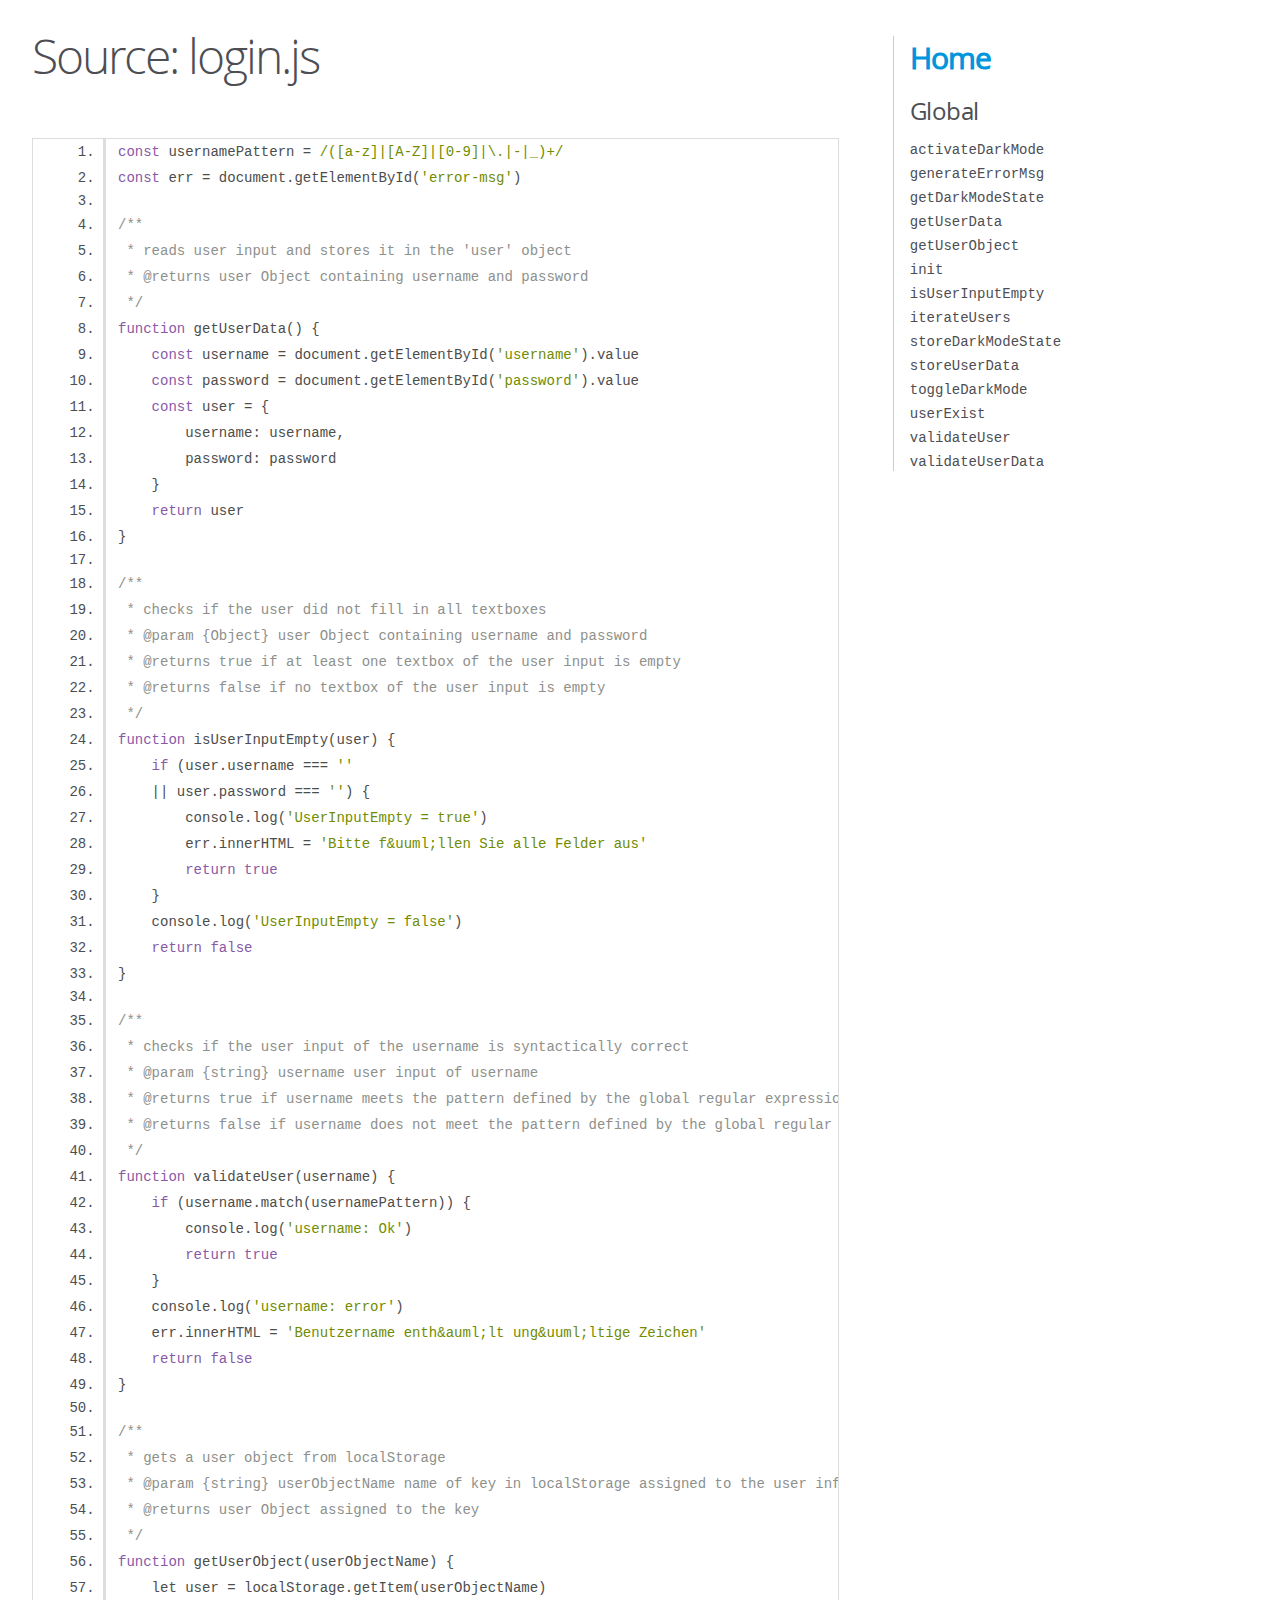
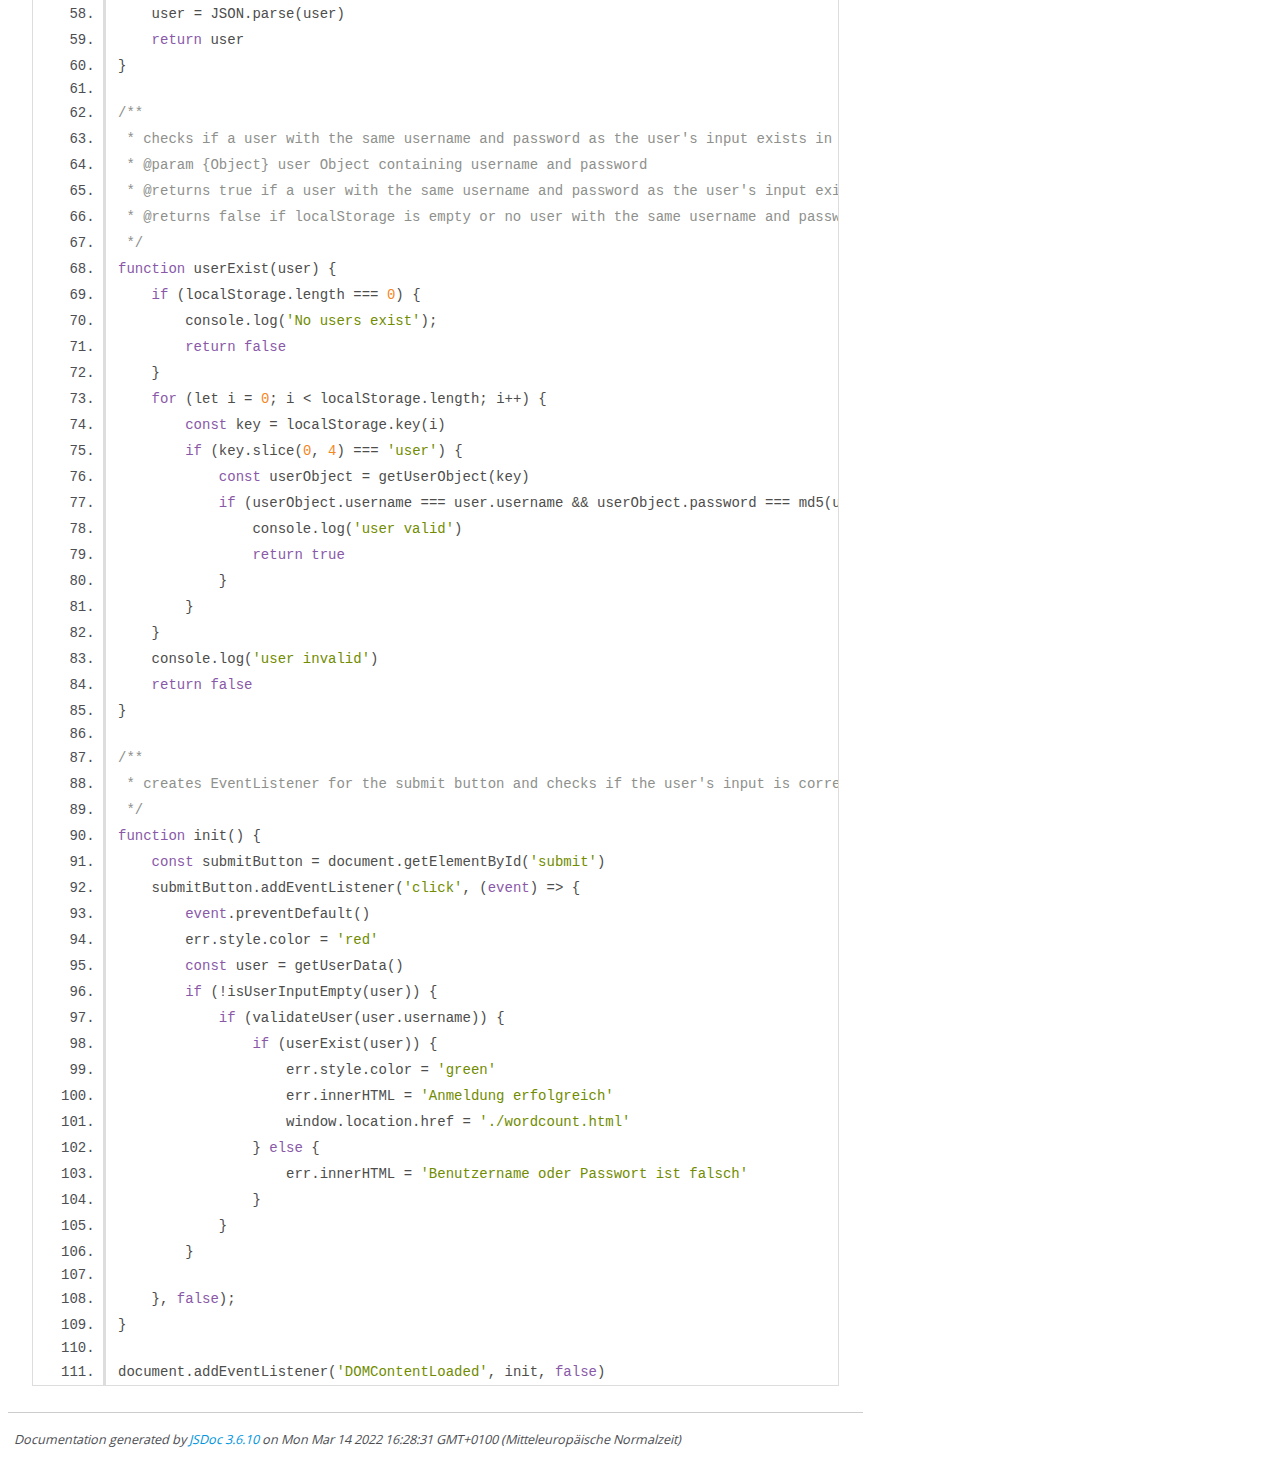
<file: JSDoc/login.js.html>
<!DOCTYPE html>
<html lang="en">
<head>
    <meta charset="utf-8">
    <title>JSDoc: Source: login.js</title>

    <script src="scripts/prettify/prettify.js"> </script>
    <script src="scripts/prettify/lang-css.js"> </script>
    <!--[if lt IE 9]>
      <script src="//html5shiv.googlecode.com/svn/trunk/html5.js"></script>
    <![endif]-->
    <link type="text/css" rel="stylesheet" href="styles/prettify-tomorrow.css">
    <link type="text/css" rel="stylesheet" href="styles/jsdoc-default.css">
</head>

<body>

<div id="main">

    <h1 class="page-title">Source: login.js</h1>

    



    
    <section>
        <article>
            <pre class="prettyprint source linenums"><code>const usernamePattern = /([a-z]|[A-Z]|[0-9]|\.|-|_)+/
const err = document.getElementById('error-msg')

/**
 * reads user input and stores it in the 'user' object
 * @returns user Object containing username and password
 */
function getUserData() {
    const username = document.getElementById('username').value
    const password = document.getElementById('password').value
    const user = {
        username: username,
        password: password
    }
    return user
}

/**
 * checks if the user did not fill in all textboxes
 * @param {Object} user Object containing username and password
 * @returns true if at least one textbox of the user input is empty
 * @returns false if no textbox of the user input is empty
 */
function isUserInputEmpty(user) {
    if (user.username === ''
    || user.password === '') {
        console.log('UserInputEmpty = true')
        err.innerHTML = 'Bitte f&amp;uuml;llen Sie alle Felder aus'
        return true
    }
    console.log('UserInputEmpty = false')
    return false
}

/**
 * checks if the user input of the username is syntactically correct
 * @param {string} username user input of username
 * @returns true if username meets the pattern defined by the global regular expression 'usernamePattern'
 * @returns false if username does not meet the pattern defined by the global regular expression 'usernamePattern'
 */
function validateUser(username) {
    if (username.match(usernamePattern)) {
        console.log('username: Ok')
        return true
    }
    console.log('username: error')
    err.innerHTML = 'Benutzername enth&amp;auml;lt ung&amp;uuml;ltige Zeichen'
    return false
}

/**
 * gets a user object from localStorage
 * @param {string} userObjectName name of key in localStorage assigned to the user information
 * @returns user Object assigned to the key
 */
function getUserObject(userObjectName) {
    let user = localStorage.getItem(userObjectName)
    user = JSON.parse(user)
    return user
}

/**
 * checks if a user with the same username and password as the user's input exists in localStorage
 * @param {Object} user Object containing username and password
 * @returns true if a user with the same username and password as the user's input exists in localStorage
 * @returns false if localStorage is empty or no user with the same username and password as the user's input exists in localStorage
 */
function userExist(user) {
    if (localStorage.length === 0) {
        console.log('No users exist');
        return false
    }
    for (let i = 0; i &lt; localStorage.length; i++) {
        const key = localStorage.key(i)
        if (key.slice(0, 4) === 'user') {
            const userObject = getUserObject(key)
            if (userObject.username === user.username &amp;&amp; userObject.password === md5(user.password)) {
                console.log('user valid')
                return true
            }
        }
    }
    console.log('user invalid')
    return false
}

/**
 * creates EventListener for the submit button and checks if the user's input is correct and valid in which case he gets send to the main page (wordcount.html)
 */
function init() {
    const submitButton = document.getElementById('submit')
    submitButton.addEventListener('click', (event) => {
        event.preventDefault()
        err.style.color = 'red'
        const user = getUserData()
        if (!isUserInputEmpty(user)) {
            if (validateUser(user.username)) {
                if (userExist(user)) {
                    err.style.color = 'green'
                    err.innerHTML = 'Anmeldung erfolgreich'
                    window.location.href = './wordcount.html'
                } else {
                    err.innerHTML = 'Benutzername oder Passwort ist falsch'
                }
            }
        }

    }, false);
}

document.addEventListener('DOMContentLoaded', init, false)</code></pre>
        </article>
    </section>




</div>

<nav>
    <h2><a href="index.html">Home</a></h2><h3>Global</h3><ul><li><a href="global.html#activateDarkMode">activateDarkMode</a></li><li><a href="global.html#generateErrorMsg">generateErrorMsg</a></li><li><a href="global.html#getDarkModeState">getDarkModeState</a></li><li><a href="global.html#getUserData">getUserData</a></li><li><a href="global.html#getUserObject">getUserObject</a></li><li><a href="global.html#init">init</a></li><li><a href="global.html#isUserInputEmpty">isUserInputEmpty</a></li><li><a href="global.html#iterateUsers">iterateUsers</a></li><li><a href="global.html#storeDarkModeState">storeDarkModeState</a></li><li><a href="global.html#storeUserData">storeUserData</a></li><li><a href="global.html#toggleDarkMode">toggleDarkMode</a></li><li><a href="global.html#userExist">userExist</a></li><li><a href="global.html#validateUser">validateUser</a></li><li><a href="global.html#validateUserData">validateUserData</a></li></ul>
</nav>

<br class="clear">

<footer>
    Documentation generated by <a href="https://github.com/jsdoc/jsdoc">JSDoc 3.6.10</a> on Mon Mar 14 2022 16:28:31 GMT+0100 (Mitteleuropäische Normalzeit)
</footer>

<script> prettyPrint(); </script>
<script src="scripts/linenumber.js"> </script>
</body>
</html>
</file>
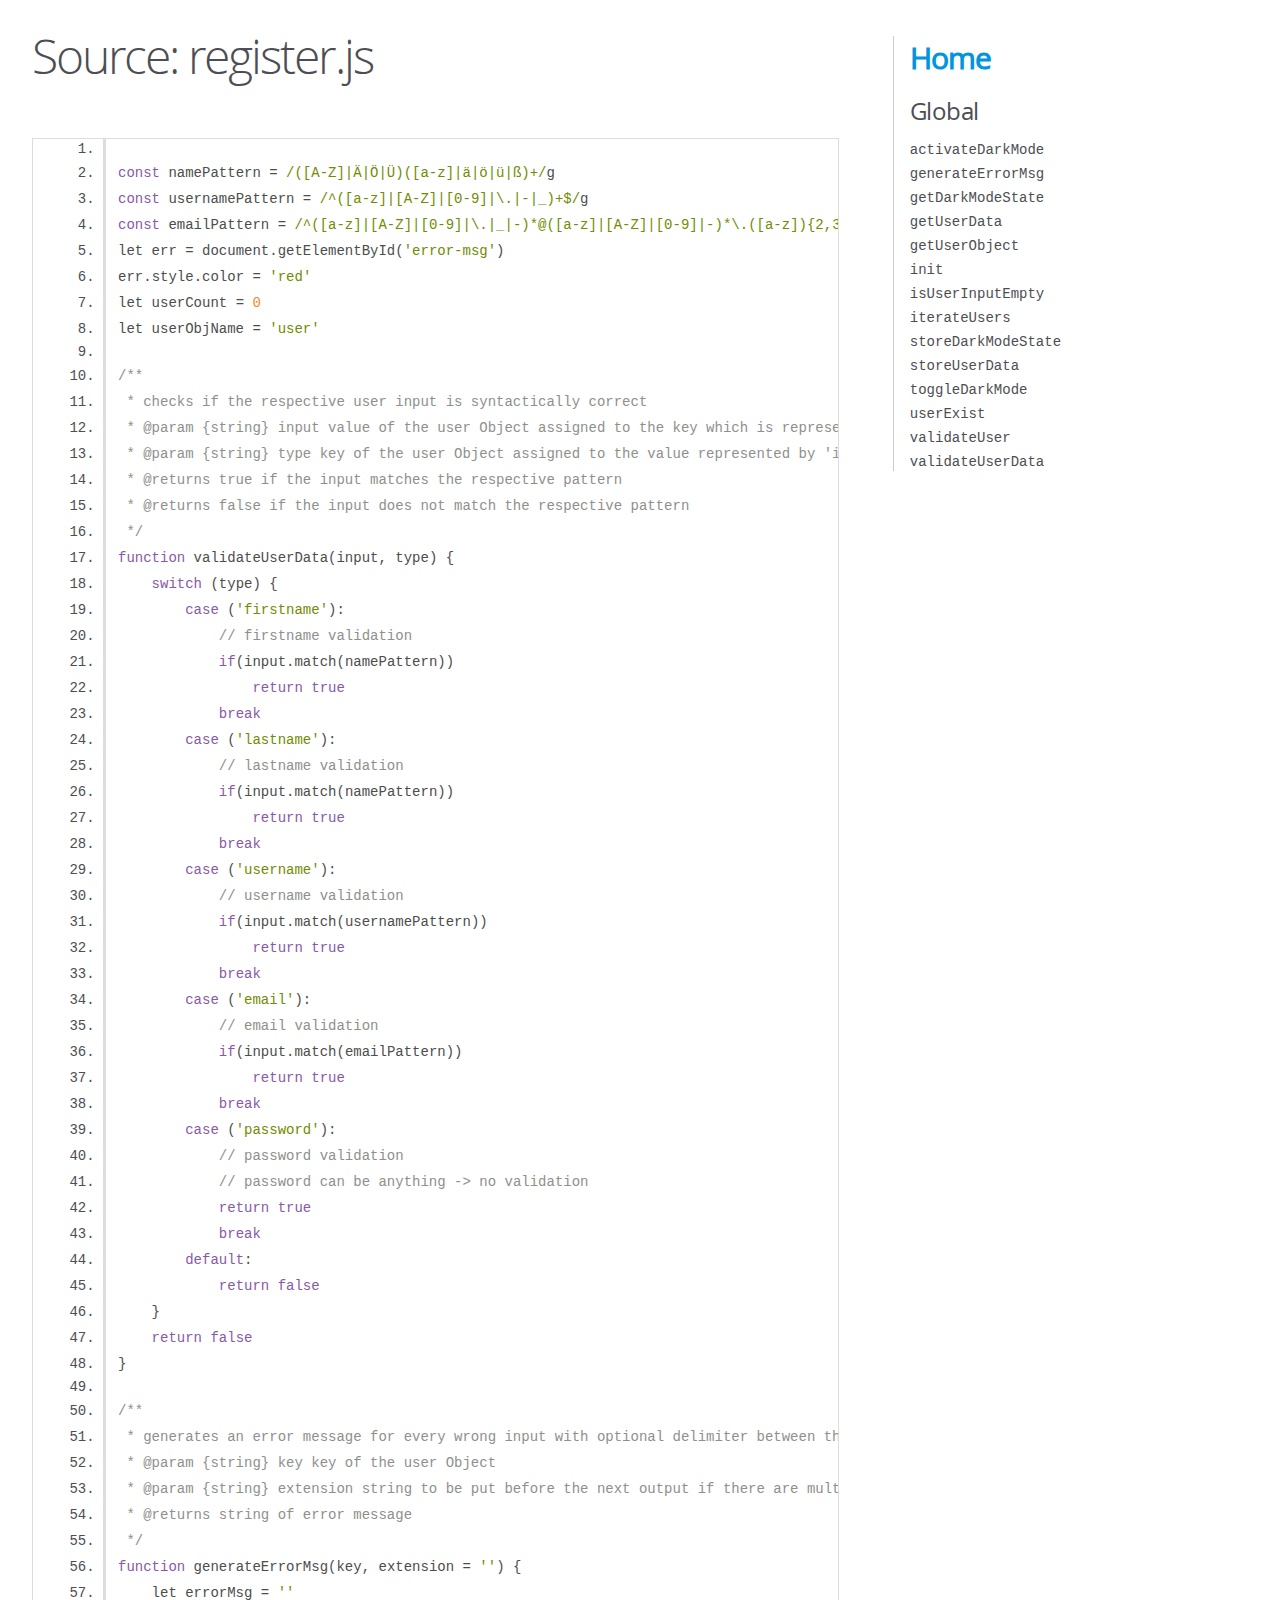
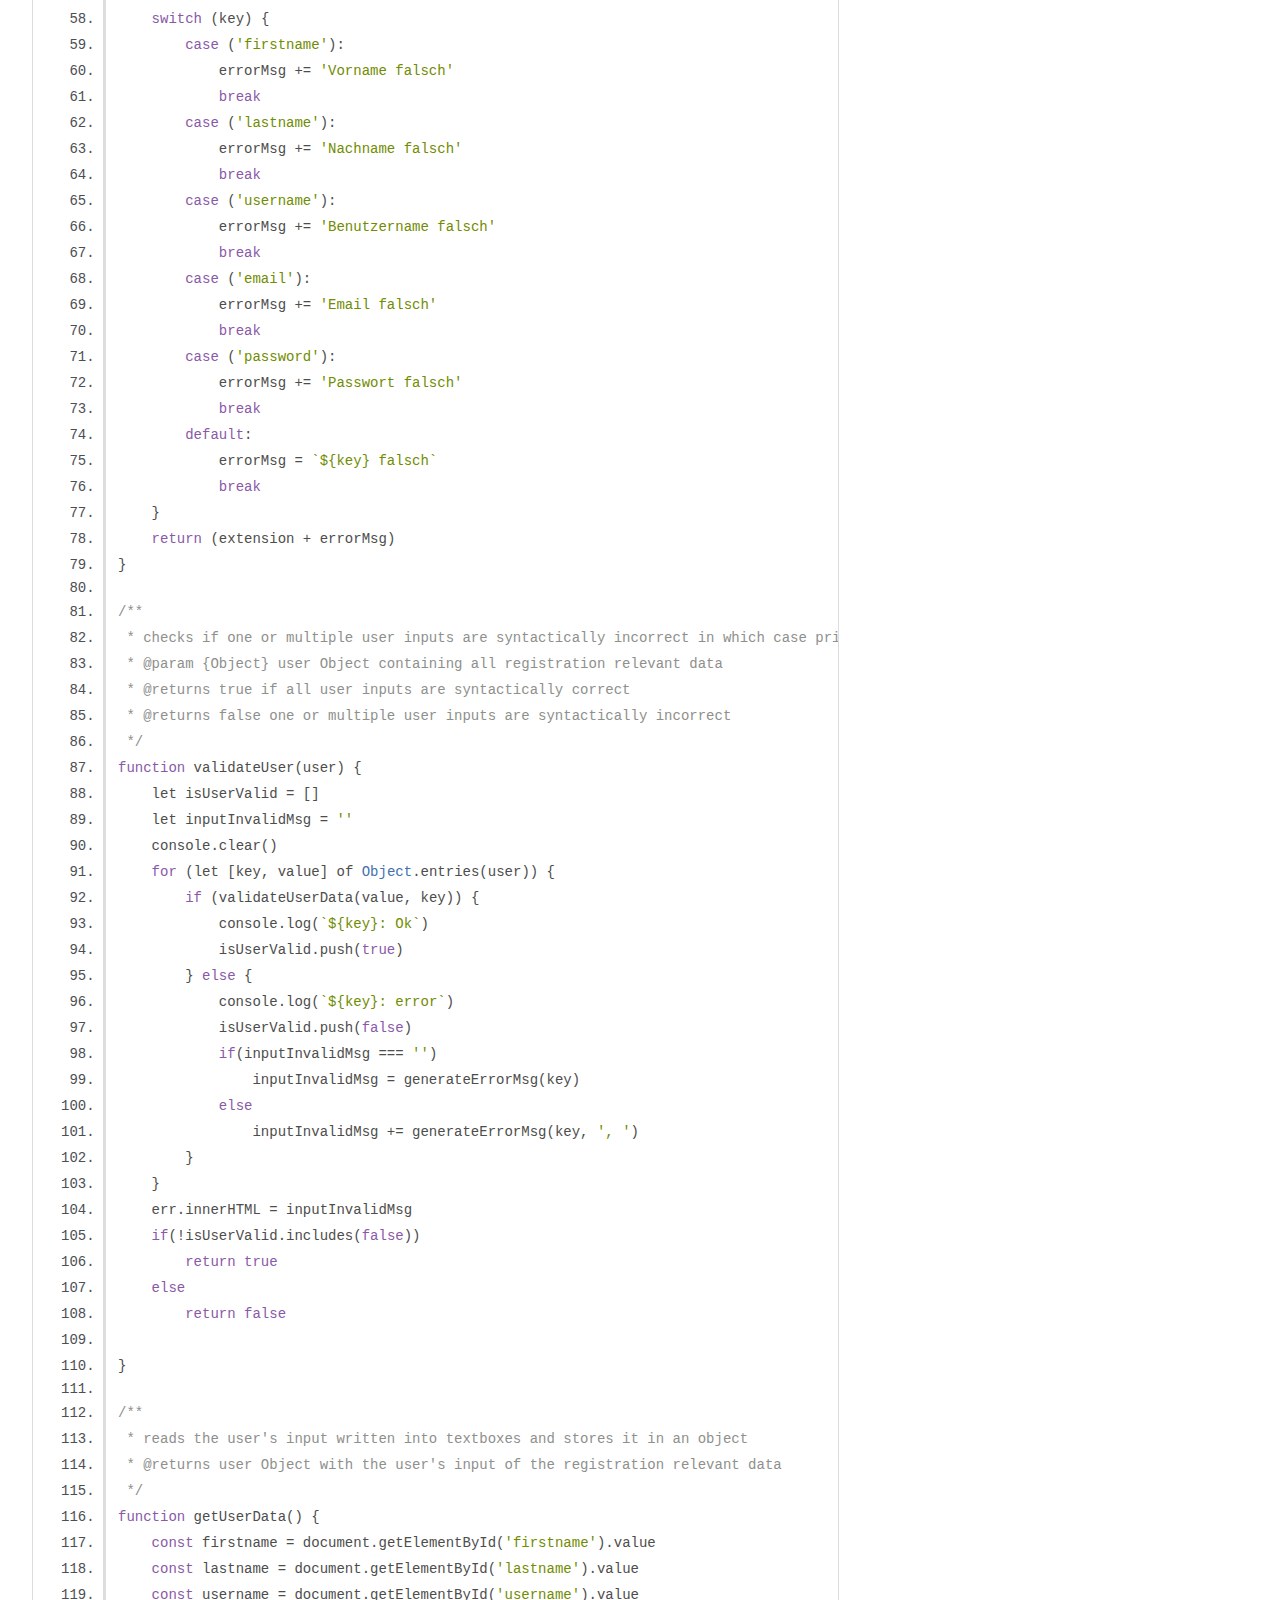
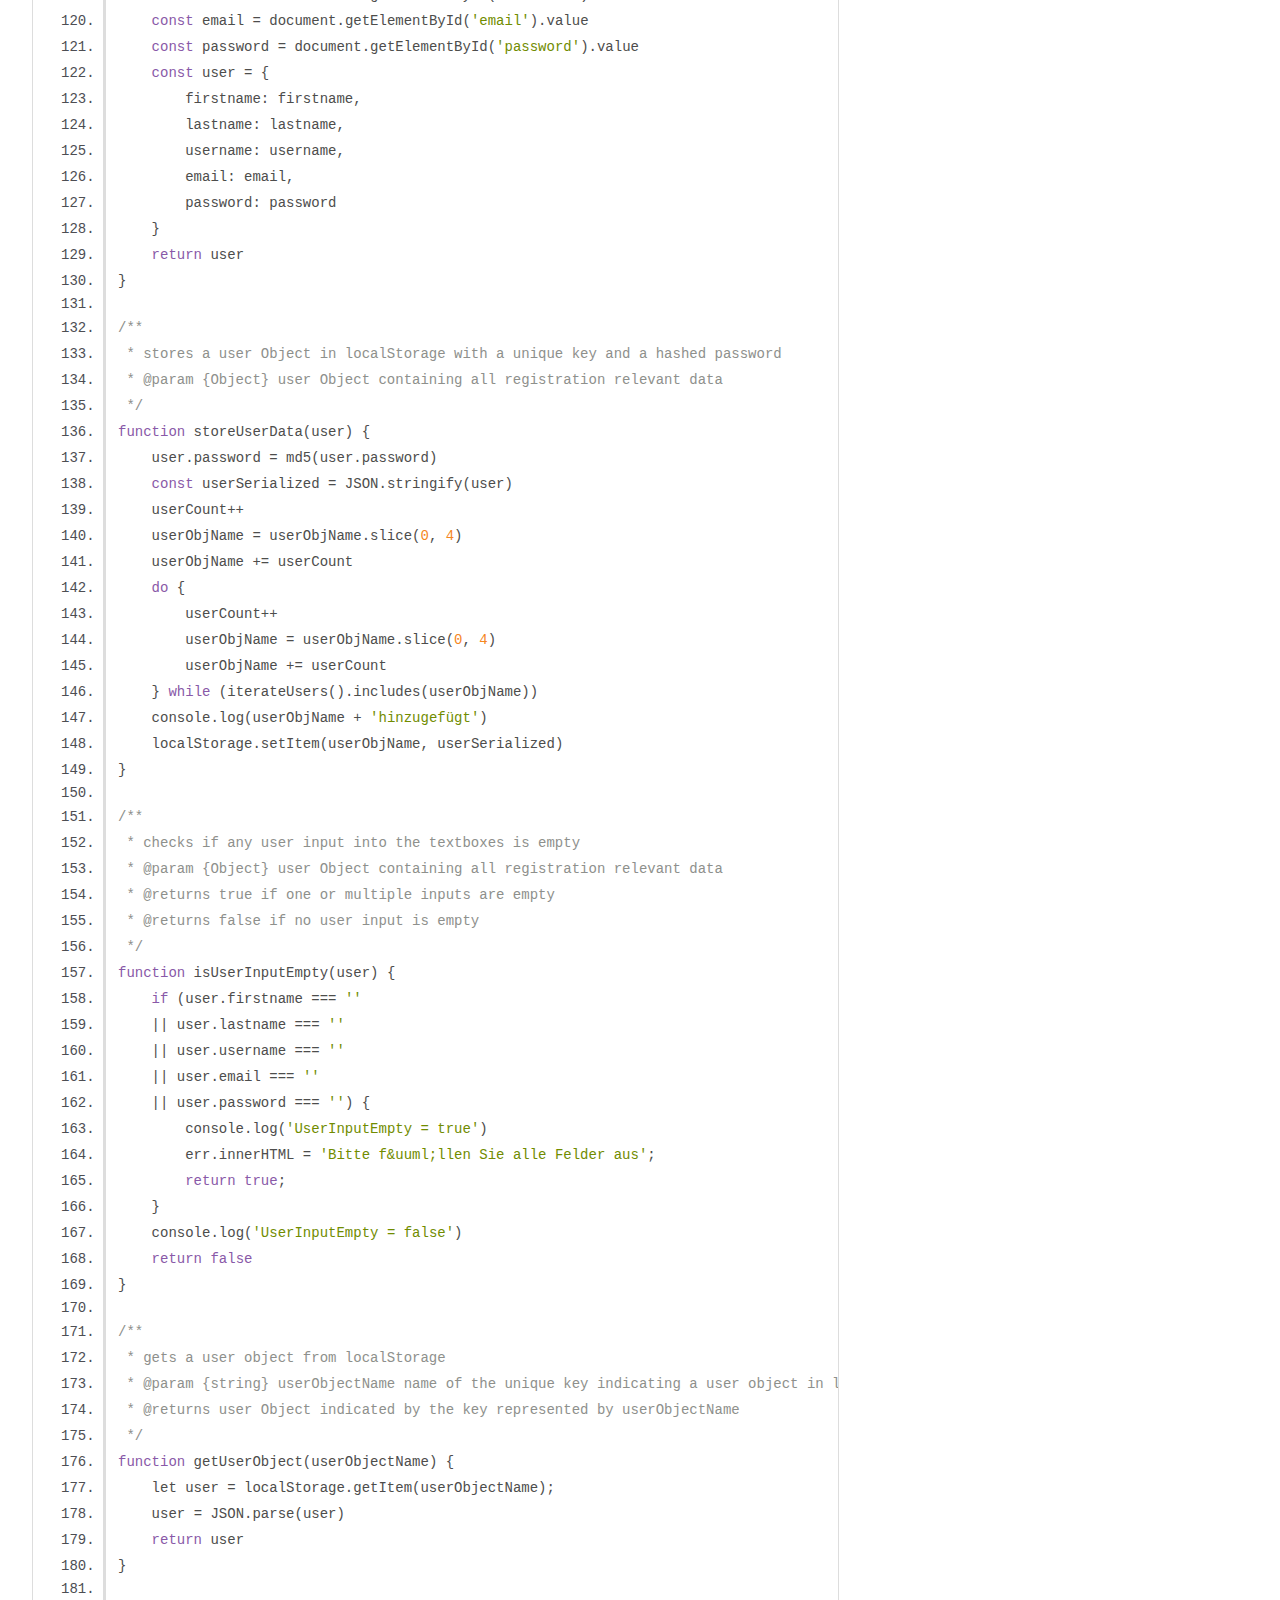
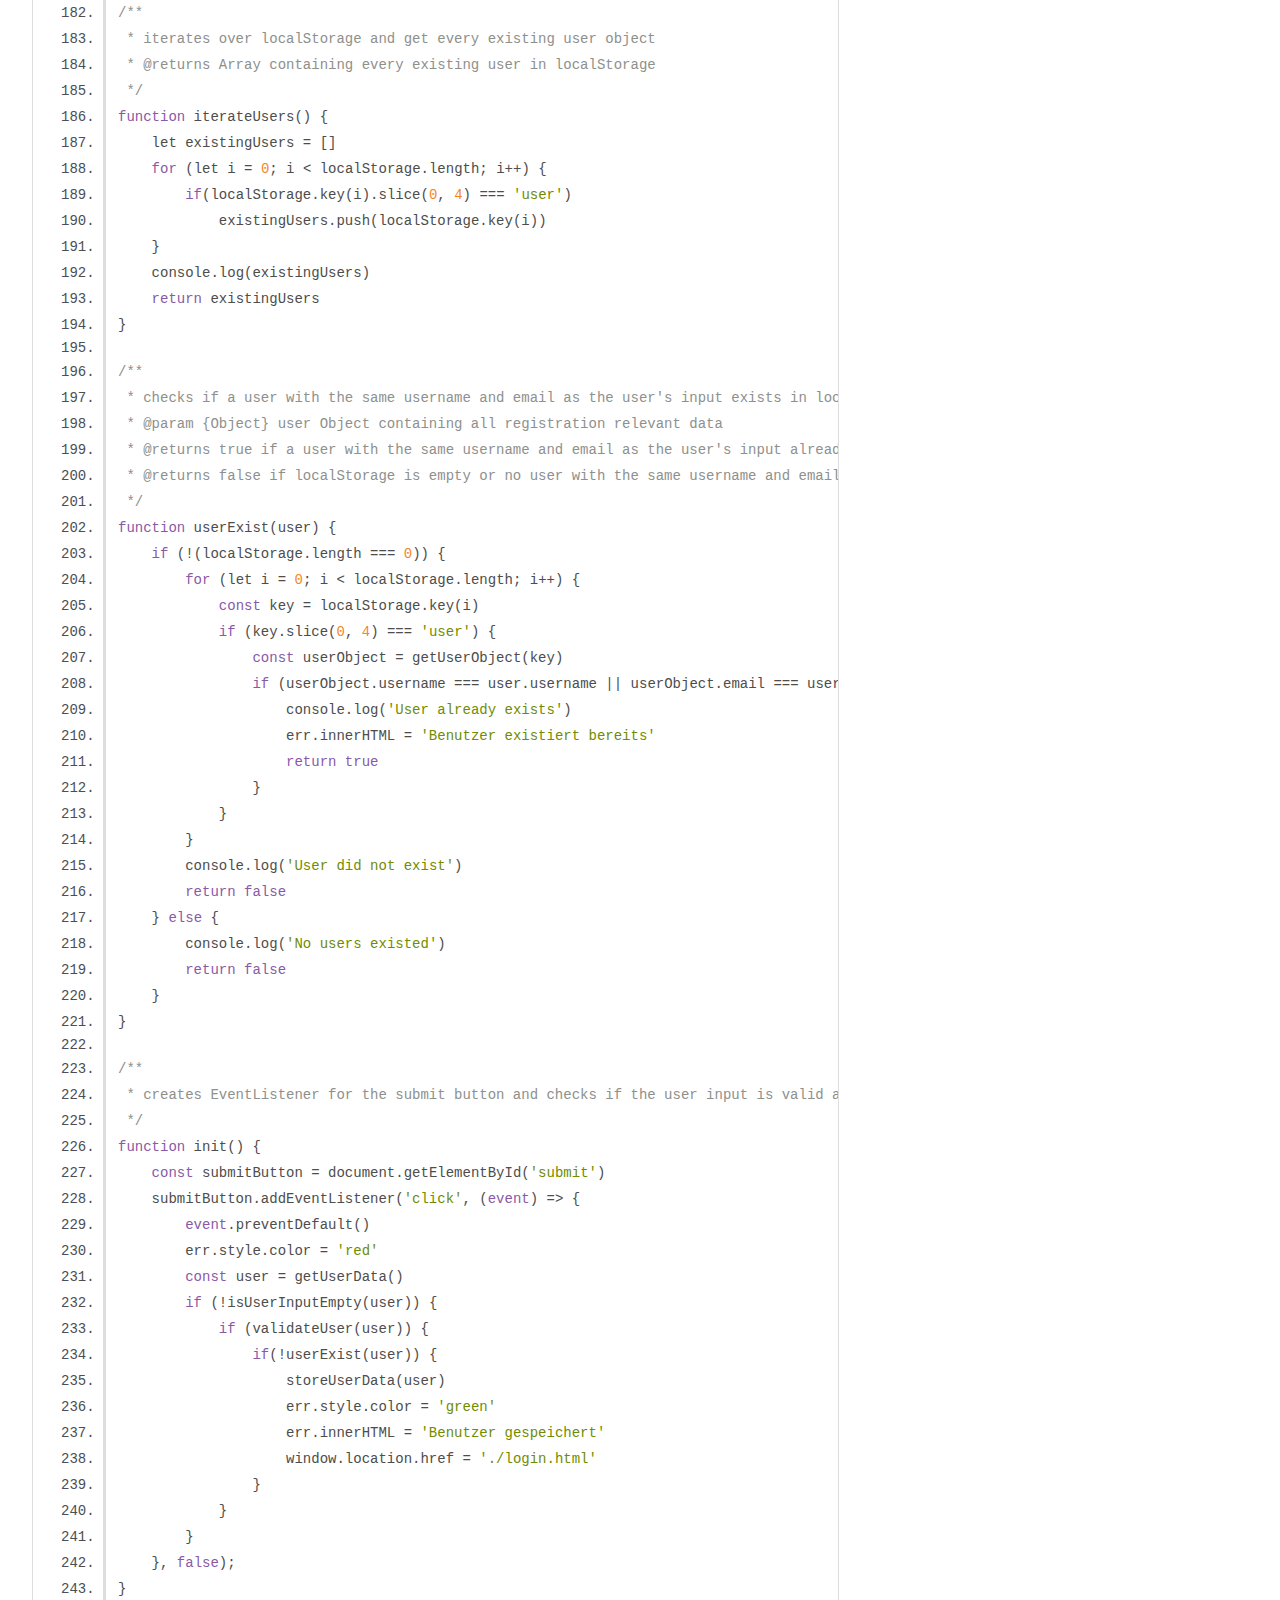
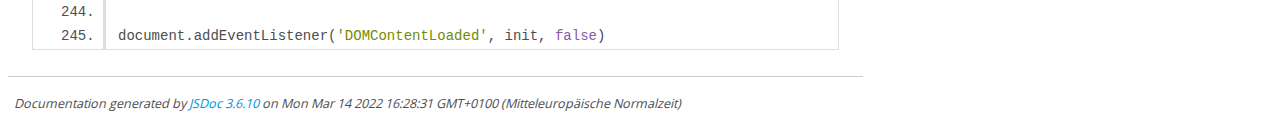
<file: JSDoc/register.js.html>
<!DOCTYPE html>
<html lang="en">
<head>
    <meta charset="utf-8">
    <title>JSDoc: Source: register.js</title>

    <script src="scripts/prettify/prettify.js"> </script>
    <script src="scripts/prettify/lang-css.js"> </script>
    <!--[if lt IE 9]>
      <script src="//html5shiv.googlecode.com/svn/trunk/html5.js"></script>
    <![endif]-->
    <link type="text/css" rel="stylesheet" href="styles/prettify-tomorrow.css">
    <link type="text/css" rel="stylesheet" href="styles/jsdoc-default.css">
</head>

<body>

<div id="main">

    <h1 class="page-title">Source: register.js</h1>

    



    
    <section>
        <article>
            <pre class="prettyprint source linenums"><code>
const namePattern = /([A-Z]|Ä|Ö|Ü)([a-z]|ä|ö|ü|ß)+/g
const usernamePattern = /^([a-z]|[A-Z]|[0-9]|\.|-|_)+$/g
const emailPattern = /^([a-z]|[A-Z]|[0-9]|\.|_|-)*@([a-z]|[A-Z]|[0-9]|-)*\.([a-z]){2,3}$/g
let err = document.getElementById('error-msg')
err.style.color = 'red'
let userCount = 0
let userObjName = 'user'

/**
 * checks if the respective user input is syntactically correct
 * @param {string} input value of the user Object assigned to the key which is represented by 'type'
 * @param {string} type key of the user Object assigned to the value represented by 'input'
 * @returns true if the input matches the respective pattern
 * @returns false if the input does not match the respective pattern
 */
function validateUserData(input, type) {
    switch (type) {
        case ('firstname'):
            // firstname validation
            if(input.match(namePattern))
                return true
            break
        case ('lastname'):
            // lastname validation
            if(input.match(namePattern))
                return true
            break
        case ('username'):
            // username validation
            if(input.match(usernamePattern))
                return true
            break
        case ('email'):
            // email validation
            if(input.match(emailPattern))
                return true
            break
        case ('password'):
            // password validation
            // password can be anything -> no validation
            return true
            break
        default:
            return false
    }
    return false
}

/**
 * generates an error message for every wrong input with optional delimiter between the outputs
 * @param {string} key key of the user Object
 * @param {string} extension string to be put before the next output if there are multiple outputs -> delimiter
 * @returns string of error message
 */
function generateErrorMsg(key, extension = '') {
    let errorMsg = ''
    switch (key) {
        case ('firstname'):
            errorMsg += 'Vorname falsch'
            break
        case ('lastname'):
            errorMsg += 'Nachname falsch'
            break
        case ('username'):
            errorMsg += 'Benutzername falsch'
            break
        case ('email'):
            errorMsg += 'Email falsch'
            break
        case ('password'):
            errorMsg += 'Passwort falsch'
            break
        default:
            errorMsg = `${key} falsch`
            break
    }
    return (extension + errorMsg)
}

/**
 * checks if one or multiple user inputs are syntactically incorrect in which case prints an error message
 * @param {Object} user Object containing all registration relevant data
 * @returns true if all user inputs are syntactically correct
 * @returns false one or multiple user inputs are syntactically incorrect
 */
function validateUser(user) {
    let isUserValid = []
    let inputInvalidMsg = ''
    console.clear()
    for (let [key, value] of Object.entries(user)) {
        if (validateUserData(value, key)) {
            console.log(`${key}: Ok`)
            isUserValid.push(true)
        } else {
            console.log(`${key}: error`)
            isUserValid.push(false)
            if(inputInvalidMsg === '')
                inputInvalidMsg = generateErrorMsg(key)
            else
                inputInvalidMsg += generateErrorMsg(key, ', ')
        }
    }
    err.innerHTML = inputInvalidMsg
    if(!isUserValid.includes(false))
        return true
    else
        return false
    
}

/**
 * reads the user's input written into textboxes and stores it in an object
 * @returns user Object with the user's input of the registration relevant data
 */
function getUserData() {
    const firstname = document.getElementById('firstname').value
    const lastname = document.getElementById('lastname').value
    const username = document.getElementById('username').value
    const email = document.getElementById('email').value
    const password = document.getElementById('password').value
    const user = {
        firstname: firstname,
        lastname: lastname,
        username: username,
        email: email,
        password: password
    }
    return user
}

/**
 * stores a user Object in localStorage with a unique key and a hashed password
 * @param {Object} user Object containing all registration relevant data
 */
function storeUserData(user) {
    user.password = md5(user.password)
    const userSerialized = JSON.stringify(user)
    userCount++
    userObjName = userObjName.slice(0, 4)
    userObjName += userCount
    do {
        userCount++
        userObjName = userObjName.slice(0, 4)
        userObjName += userCount
    } while (iterateUsers().includes(userObjName))
    console.log(userObjName + 'hinzugefügt')
    localStorage.setItem(userObjName, userSerialized)
}

/**
 * checks if any user input into the textboxes is empty
 * @param {Object} user Object containing all registration relevant data
 * @returns true if one or multiple inputs are empty
 * @returns false if no user input is empty
 */
function isUserInputEmpty(user) {
    if (user.firstname === ''
    || user.lastname === ''
    || user.username === ''
    || user.email === ''
    || user.password === '') {
        console.log('UserInputEmpty = true')
        err.innerHTML = 'Bitte f&amp;uuml;llen Sie alle Felder aus';
        return true;
    }
    console.log('UserInputEmpty = false')
    return false
}

/**
 * gets a user object from localStorage
 * @param {string} userObjectName name of the unique key indicating a user object in localStorage
 * @returns user Object indicated by the key represented by userObjectName
 */
function getUserObject(userObjectName) {
    let user = localStorage.getItem(userObjectName);
    user = JSON.parse(user)
    return user
}

/**
 * iterates over localStorage and get every existing user object
 * @returns Array containing every existing user in localStorage
 */
function iterateUsers() {
    let existingUsers = []
    for (let i = 0; i &lt; localStorage.length; i++) {
        if(localStorage.key(i).slice(0, 4) === 'user')
            existingUsers.push(localStorage.key(i))
    }
    console.log(existingUsers)
    return existingUsers
}

/**
 * checks if a user with the same username and email as the user's input exists in localStorage
 * @param {Object} user Object containing all registration relevant data
 * @returns true if a user with the same username and email as the user's input already exists in localStorage
 * @returns false if localStorage is empty or no user with the same username and email as the user's input exists in localStorage
 */
function userExist(user) {
    if (!(localStorage.length === 0)) {
        for (let i = 0; i &lt; localStorage.length; i++) {
            const key = localStorage.key(i)
            if (key.slice(0, 4) === 'user') {
                const userObject = getUserObject(key)
                if (userObject.username === user.username || userObject.email === user.email) {
                    console.log('User already exists')
                    err.innerHTML = 'Benutzer existiert bereits'
                    return true
                }
            }
        }
        console.log('User did not exist')
        return false
    } else {
        console.log('No users existed')
        return false
    }
}

/**
 * creates EventListener for the submit button and checks if the user input is valid and if the user can be stored in localStoraged, thus does not exist already in which case he gets send to the login page (login.html)
 */
function init() {
    const submitButton = document.getElementById('submit')
    submitButton.addEventListener('click', (event) => {
        event.preventDefault()
        err.style.color = 'red'
        const user = getUserData()
        if (!isUserInputEmpty(user)) {
            if (validateUser(user)) {
                if(!userExist(user)) {
                    storeUserData(user)
                    err.style.color = 'green'
                    err.innerHTML = 'Benutzer gespeichert'
                    window.location.href = './login.html'
                }
            }
        }
    }, false);
}

document.addEventListener('DOMContentLoaded', init, false)
</code></pre>
        </article>
    </section>




</div>

<nav>
    <h2><a href="index.html">Home</a></h2><h3>Global</h3><ul><li><a href="global.html#activateDarkMode">activateDarkMode</a></li><li><a href="global.html#generateErrorMsg">generateErrorMsg</a></li><li><a href="global.html#getDarkModeState">getDarkModeState</a></li><li><a href="global.html#getUserData">getUserData</a></li><li><a href="global.html#getUserObject">getUserObject</a></li><li><a href="global.html#init">init</a></li><li><a href="global.html#isUserInputEmpty">isUserInputEmpty</a></li><li><a href="global.html#iterateUsers">iterateUsers</a></li><li><a href="global.html#storeDarkModeState">storeDarkModeState</a></li><li><a href="global.html#storeUserData">storeUserData</a></li><li><a href="global.html#toggleDarkMode">toggleDarkMode</a></li><li><a href="global.html#userExist">userExist</a></li><li><a href="global.html#validateUser">validateUser</a></li><li><a href="global.html#validateUserData">validateUserData</a></li></ul>
</nav>

<br class="clear">

<footer>
    Documentation generated by <a href="https://github.com/jsdoc/jsdoc">JSDoc 3.6.10</a> on Mon Mar 14 2022 16:28:31 GMT+0100 (Mitteleuropäische Normalzeit)
</footer>

<script> prettyPrint(); </script>
<script src="scripts/linenumber.js"> </script>
</body>
</html>
</file>
<file: JSDoc/styles/prettify-tomorrow.css>
/* Tomorrow Theme */
/* Original theme - https://github.com/chriskempson/tomorrow-theme */
/* Pretty printing styles. Used with prettify.js. */
/* SPAN elements with the classes below are added by prettyprint. */
/* plain text */
.pln {
  color: #4d4d4c; }

@media screen {
  /* string content */
  .str {
    color: #718c00; }

  /* a keyword */
  .kwd {
    color: #8959a8; }

  /* a comment */
  .com {
    color: #8e908c; }

  /* a type name */
  .typ {
    color: #4271ae; }

  /* a literal value */
  .lit {
    color: #f5871f; }

  /* punctuation */
  .pun {
    color: #4d4d4c; }

  /* lisp open bracket */
  .opn {
    color: #4d4d4c; }

  /* lisp close bracket */
  .clo {
    color: #4d4d4c; }

  /* a markup tag name */
  .tag {
    color: #c82829; }

  /* a markup attribute name */
  .atn {
    color: #f5871f; }

  /* a markup attribute value */
  .atv {
    color: #3e999f; }

  /* a declaration */
  .dec {
    color: #f5871f; }

  /* a variable name */
  .var {
    color: #c82829; }

  /* a function name */
  .fun {
    color: #4271ae; } }
/* Use higher contrast and text-weight for printable form. */
@media print, projection {
  .str {
    color: #060; }

  .kwd {
    color: #006;
    font-weight: bold; }

  .com {
    color: #600;
    font-style: italic; }

  .typ {
    color: #404;
    font-weight: bold; }

  .lit {
    color: #044; }

  .pun, .opn, .clo {
    color: #440; }

  .tag {
    color: #006;
    font-weight: bold; }

  .atn {
    color: #404; }

  .atv {
    color: #060; } }
/* Style */
/*
pre.prettyprint {
  background: white;
  font-family: Consolas, Monaco, 'Andale Mono', monospace;
  font-size: 12px;
  line-height: 1.5;
  border: 1px solid #ccc;
  padding: 10px; }
*/

/* Specify class=linenums on a pre to get line numbering */
ol.linenums {
  margin-top: 0;
  margin-bottom: 0; }

/* IE indents via margin-left */
li.L0,
li.L1,
li.L2,
li.L3,
li.L4,
li.L5,
li.L6,
li.L7,
li.L8,
li.L9 {
  /* */ }

/* Alternate shading for lines */
li.L1,
li.L3,
li.L5,
li.L7,
li.L9 {
  /* */ }
</file>
<file: JSDoc/styles/jsdoc-default.css>
@font-face {
    font-family: 'Open Sans';
    font-weight: normal;
    font-style: normal;
    src: url('../fonts/OpenSans-Regular-webfont.eot');
    src:
        local('Open Sans'),
        local('OpenSans'),
        url('../fonts/OpenSans-Regular-webfont.eot?#iefix') format('embedded-opentype'),
        url('../fonts/OpenSans-Regular-webfont.woff') format('woff'),
        url('../fonts/OpenSans-Regular-webfont.svg#open_sansregular') format('svg');
}

@font-face {
    font-family: 'Open Sans Light';
    font-weight: normal;
    font-style: normal;
    src: url('../fonts/OpenSans-Light-webfont.eot');
    src:
        local('Open Sans Light'),
        local('OpenSans Light'),
        url('../fonts/OpenSans-Light-webfont.eot?#iefix') format('embedded-opentype'),
        url('../fonts/OpenSans-Light-webfont.woff') format('woff'),
        url('../fonts/OpenSans-Light-webfont.svg#open_sanslight') format('svg');
}

html
{
    overflow: auto;
    background-color: #fff;
    font-size: 14px;
}

body
{
    font-family: 'Open Sans', sans-serif;
    line-height: 1.5;
    color: #4d4e53;
    background-color: white;
}

a, a:visited, a:active {
    color: #0095dd;
    text-decoration: none;
}

a:hover {
    text-decoration: underline;
}

header
{
    display: block;
    padding: 0px 4px;
}

tt, code, kbd, samp {
    font-family: Consolas, Monaco, 'Andale Mono', monospace;
}

.class-description {
    font-size: 130%;
    line-height: 140%;
    margin-bottom: 1em;
    margin-top: 1em;
}

.class-description:empty {
    margin: 0;
}

#main {
    float: left;
    width: 70%;
}

article dl {
    margin-bottom: 40px;
}

article img {
  max-width: 100%;
}

section
{
    display: block;
    background-color: #fff;
    padding: 12px 24px;
    border-bottom: 1px solid #ccc;
    margin-right: 30px;
}

.variation {
    display: none;
}

.signature-attributes {
    font-size: 60%;
    color: #aaa;
    font-style: italic;
    font-weight: lighter;
}

nav
{
    display: block;
    float: right;
    margin-top: 28px;
    width: 30%;
    box-sizing: border-box;
    border-left: 1px solid #ccc;
    padding-left: 16px;
}

nav ul {
    font-family: 'Lucida Grande', 'Lucida Sans Unicode', arial, sans-serif;
    font-size: 100%;
    line-height: 17px;
    padding: 0;
    margin: 0;
    list-style-type: none;
}

nav ul a, nav ul a:visited, nav ul a:active {
    font-family: Consolas, Monaco, 'Andale Mono', monospace;
    line-height: 18px;
    color: #4D4E53;
}

nav h3 {
    margin-top: 12px;
}

nav li {
    margin-top: 6px;
}

footer {
    display: block;
    padding: 6px;
    margin-top: 12px;
    font-style: italic;
    font-size: 90%;
}

h1, h2, h3, h4 {
    font-weight: 200;
    margin: 0;
}

h1
{
    font-family: 'Open Sans Light', sans-serif;
    font-size: 48px;
    letter-spacing: -2px;
    margin: 12px 24px 20px;
}

h2, h3.subsection-title
{
    font-size: 30px;
    font-weight: 700;
    letter-spacing: -1px;
    margin-bottom: 12px;
}

h3
{
    font-size: 24px;
    letter-spacing: -0.5px;
    margin-bottom: 12px;
}

h4
{
    font-size: 18px;
    letter-spacing: -0.33px;
    margin-bottom: 12px;
    color: #4d4e53;
}

h5, .container-overview .subsection-title
{
    font-size: 120%;
    font-weight: bold;
    letter-spacing: -0.01em;
    margin: 8px 0 3px 0;
}

h6
{
    font-size: 100%;
    letter-spacing: -0.01em;
    margin: 6px 0 3px 0;
    font-style: italic;
}

table
{
    border-spacing: 0;
    border: 0;
    border-collapse: collapse;
}

td, th
{
    border: 1px solid #ddd;
    margin: 0px;
    text-align: left;
    vertical-align: top;
    padding: 4px 6px;
    display: table-cell;
}

thead tr
{
    background-color: #ddd;
    font-weight: bold;
}

th { border-right: 1px solid #aaa; }
tr > th:last-child { border-right: 1px solid #ddd; }

.ancestors, .attribs { color: #999; }
.ancestors a, .attribs a
{
    color: #999 !important;
    text-decoration: none;
}

.clear
{
    clear: both;
}

.important
{
    font-weight: bold;
    color: #950B02;
}

.yes-def {
    text-indent: -1000px;
}

.type-signature {
    color: #aaa;
}

.name, .signature {
    font-family: Consolas, Monaco, 'Andale Mono', monospace;
}

.details { margin-top: 14px; border-left: 2px solid #DDD; }
.details dt { width: 120px; float: left; padding-left: 10px;  padding-top: 6px; }
.details dd { margin-left: 70px; }
.details ul { margin: 0; }
.details ul { list-style-type: none; }
.details li { margin-left: 30px; padding-top: 6px; }
.details pre.prettyprint { margin: 0 }
.details .object-value { padding-top: 0; }

.description {
    margin-bottom: 1em;
    margin-top: 1em;
}

.code-caption
{
    font-style: italic;
    font-size: 107%;
    margin: 0;
}

.source
{
    border: 1px solid #ddd;
    width: 80%;
    overflow: auto;
}

.prettyprint.source {
    width: inherit;
}

.source code
{
    font-size: 100%;
    line-height: 18px;
    display: block;
    padding: 4px 12px;
    margin: 0;
    background-color: #fff;
    color: #4D4E53;
}

.prettyprint code span.line
{
  display: inline-block;
}

.prettyprint.linenums
{
  padding-left: 70px;
  -webkit-user-select: none;
  -moz-user-select: none;
  -ms-user-select: none;
  user-select: none;
}

.prettyprint.linenums ol
{
  padding-left: 0;
}

.prettyprint.linenums li
{
  border-left: 3px #ddd solid;
}

.prettyprint.linenums li.selected,
.prettyprint.linenums li.selected *
{
  background-color: lightyellow;
}

.prettyprint.linenums li *
{
  -webkit-user-select: text;
  -moz-user-select: text;
  -ms-user-select: text;
  user-select: text;
}

.params .name, .props .name, .name code {
    color: #4D4E53;
    font-family: Consolas, Monaco, 'Andale Mono', monospace;
    font-size: 100%;
}

.params td.description > p:first-child,
.props td.description > p:first-child
{
    margin-top: 0;
    padding-top: 0;
}

.params td.description > p:last-child,
.props td.description > p:last-child
{
    margin-bottom: 0;
    padding-bottom: 0;
}

.disabled {
    color: #454545;
}
</file>
<file: styles/main.css>
* {
    margin: 0;
    padding: 0;
    box-sizing: border-box;
}

.bg-image {
    background-image: url('../images/login_bg-image.jpg');
    background-size: cover;
    width: 100%;
    height: 100vh;
    background-repeat: no-repeat;
}
nav {
    position: fixed;
    left: 0;
    top: 0;
    display: flex;
    flex-direction: row;
    justify-content: space-around;
    align-items: center;
    width: 100%;
    min-height: 10vh;
    border-bottom: rgb(5, 5, 5) solid 1px;
    background-color: rgba(0, 0, 0, 0.5);
    backdrop-filter: blur(4px);
}
.logo {
    text-transform: uppercase;
}
.logo h3 {
    color: white;
    text-decoration: none;
    letter-spacing: 4px;
    font-size: 2em;
}
.nav-links {
    display: flex;
    flex-direction: row;
    justify-content: space-around;
    width: 40%;
}
.nav-links a {
    text-decoration: none;
    color: orange;
    font-size: 1.2em;
    letter-spacing: 3px;
    border-bottom: rgba(255, 165, 0, 0) solid 1px;
    transition: all 0.3s ease-in-out;
}
.nav-links li {
    list-style: none;
}
.nav-links a:hover {
    border-bottom: rgba(255, 165, 0, 1) solid 1px;
    cursor: pointer;
}
</file>
<file: styles/style_counter.css>
#word-counter {
    border-bottom: rgba(255, 165, 0, 1) solid 1px;
}
.text-container {
    padding: 50px;
    position: absolute;
    min-width: 500px;
    width: 80%;
    min-height: 30em;
    left: 50%;
    top: 50%;
    transform: translate(-50%, -50%);
    background-color: white;
    display: flex;
    flex-direction: column;
    align-items: flex-start;
    justify-content: center;
    overflow: scroll;
    border-radius: 20px;
    box-shadow: 0px 0px 10px black;
}
.text-container textarea {
    width: 100%;
    height: 300px;
    padding: 10px;
    border: 1px solid #d7d7d7;
    font-size: 1em;
    line-height: 1.5em;
    outline: none;
    resize: none;
    margin-bottom: .5em;
}
.text-container textarea:hover{
    border-color: #000000;
}
.text-container textarea:focus{
    border-color: #5050FF;
}
.counter-output {
    width: 100%;
    border: 1px solid #DDD;
    font-size: 1.4em;
    background-color: #F9F9F9;
    margin: auto;
    margin-bottom: .5em;
}
.text-container .counter-output div {
    display: inline-block;
    width: 100%;
    padding: 10px 10px;
    margin: auto;
}

/* Smartphones -> max-width: 640px */
@media only screen and (max-width: 40em) {
    .text-container {
        width: 100vw;
        border-radius: 0px;
        box-shadow: none;
        transform: translate(-50%, 0%);
        top: 300px;
    }

}

/* Tablets Landscape -> 640px - 1024px */
@media only screen and (min-width: 40em) and (max-width: 64em) and (orientation: landscape) {
    .text-container {
        transform: translate(-50%, 0%);
        top: 150px;
        border-radius: 0px;
        box-shadow: none;
        width: 100vw;
    }
    .logo h3 {
        margin-left: 1em;
    }
}

/* Tablets Portrait -> 640px - 1024px */
@media only screen and (min-width: 40em) and (max-width: 64em) and (orientation: portrait) {
    .text-container {
        transform: translate(-50%, 0%);
        top: 200px;
        border-radius: 0px;
        box-shadow: none;
        width: 100vw;
    }
}
</file>
<file: styles/darkmode.css>
#toggle-dark-mode {
    box-sizing: content-box;
    position: relative;
    width: 45px;
    height: 22px;
    border: black solid 2px;
    border-radius: 20px;
    background-color: white;
    transition: all .4s ease-in-out;
}
#toggle-dark-mode:before {
    position: absolute;
    content: "";
    width: 20px;
    height: 20px;
    left: 1px;
    top: 1px;
    border-radius: 50%;
    background: black;
    transition: all .4s ease-in-out;
}
#toggle-dark-mode.active:before {
    left: 24px;
    background: white;
}
#toggle-dark-mode.active {
    /*background-color: black;*/
    background-color: #08090A;
    border: white solid 2px;
}
#toggle-dark-mode:hover {
    cursor: pointer;
}

body.dark .bg-image {
    background-blend-mode: darken;
}

/* Register */
body.dark .register-container {
    background-color: #18191A;
}
body.dark .register-container input {
    background-color: #2A2B2C;
    color: rgb(226, 226, 226);
}
body.dark .register-container #submit:hover {
    background-color: #08090A;
}
body.dark .register-container #reset:hover {
    background-color: #08090A;
}
body.dark .register-container #submit:focus {
    background-color: #08090A;
}
body.dark .register-container #reset:focus {
    background-color: #08090A;
}
body.dark .register-container #submit:active {
    background-color: #020304;
}
body.dark .register-container #reset:active {
    background-color: #020304;
}
body.dark footer a {
    color: rgb(226, 226, 226);
}
body.dark footer a:hover {
    border-bottom: rgb(226, 226, 226) solid 2px;
}


/* Login */
body.dark .login-container {
    background-color: #18191A;
}
body.dark .login-container input {
    background-color: #2A2B2C;
    color: rgb(226, 226, 226);
}
body.dark .login-container #submit:hover {
    background-color: #08090A;
}
body.dark .login-container #submit:focus {
    background-color: #08090A;
}
body.dark .login-container #submit:active {
    background-color: #020304;
}
body.dark .login-container p {
    color: rgb(226, 226, 226);
}

/* Word Counter */
body.dark .text-container {
    background-color: #18191A;
}
body.dark .text-container textarea {
    background-color: #2A2B2C;
    color: rgb(226, 226, 226);
    border: #58595A solid 1px;
}
body.dark .counter-output {
    background-color: #28292A;
    border: #58595A solid 1px;
}
body.dark .counter-output div {
    color: rgb(226, 226, 226);
}
</file>
